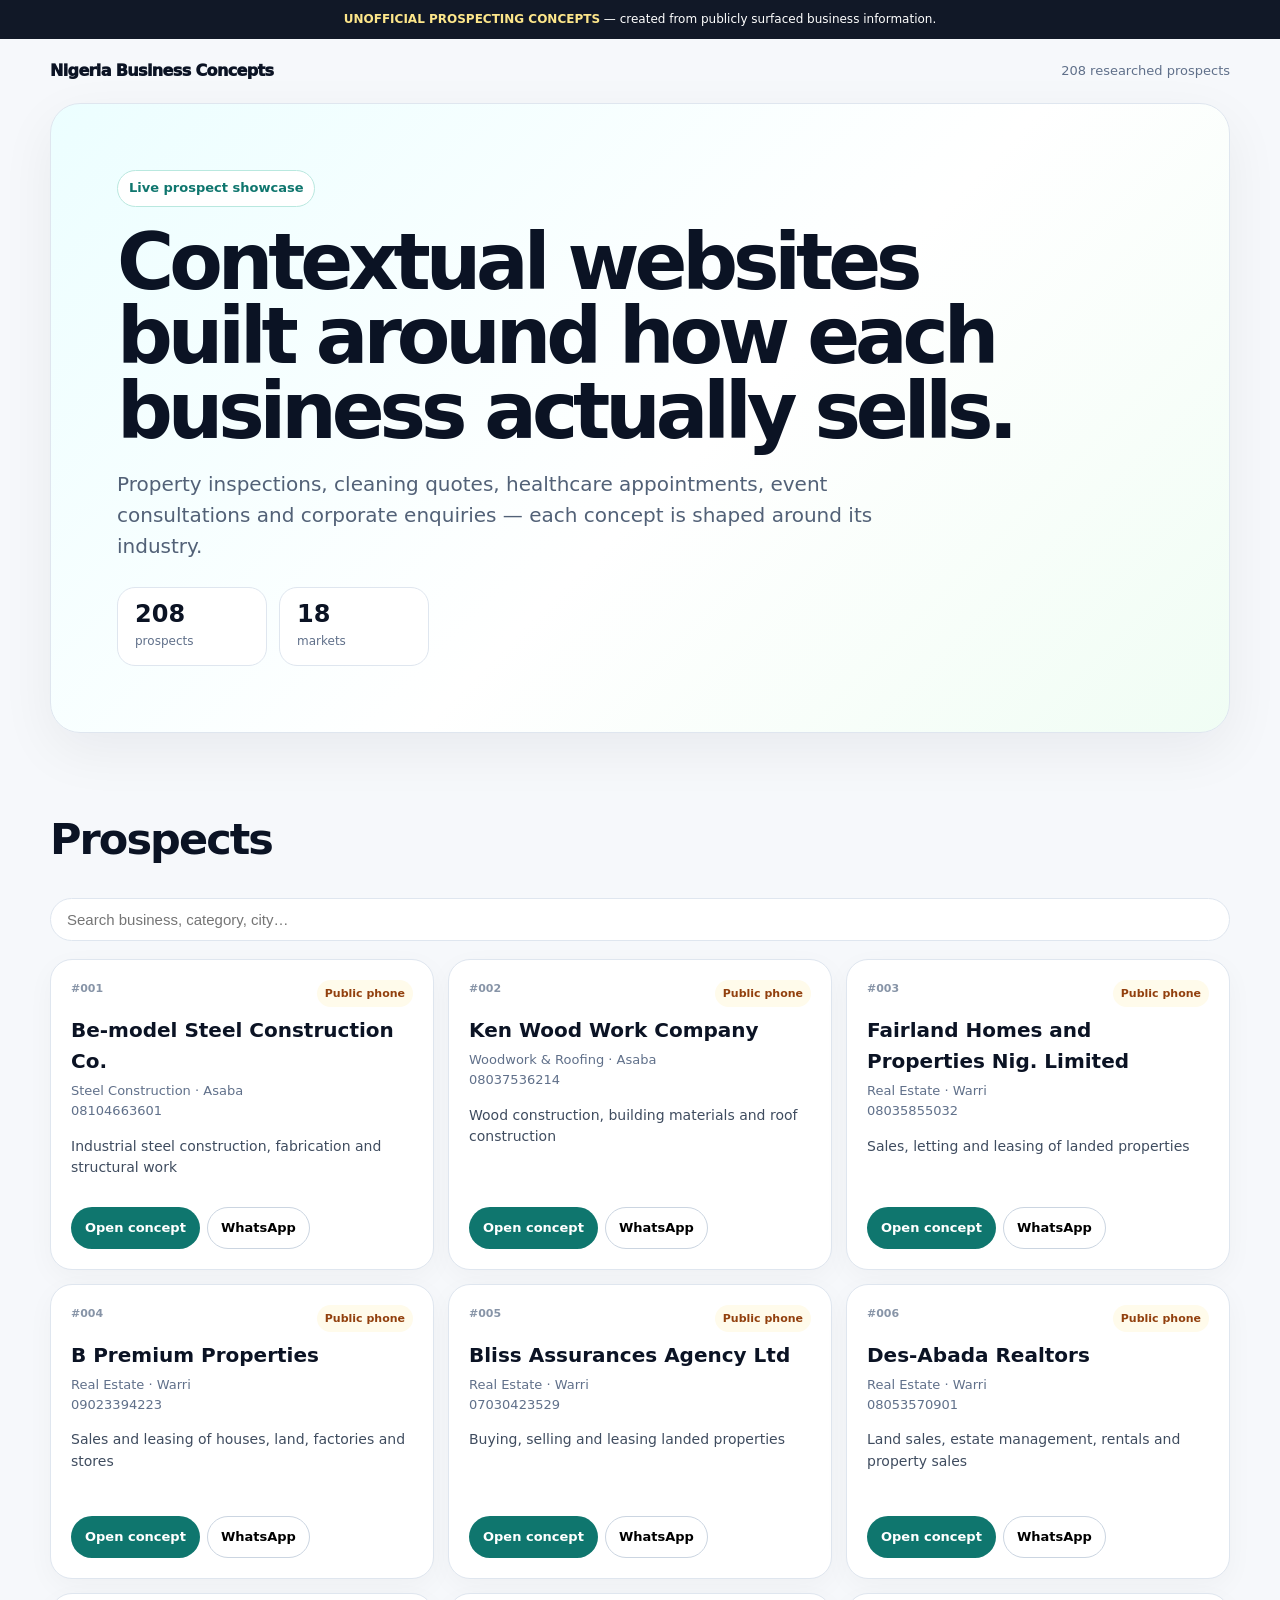
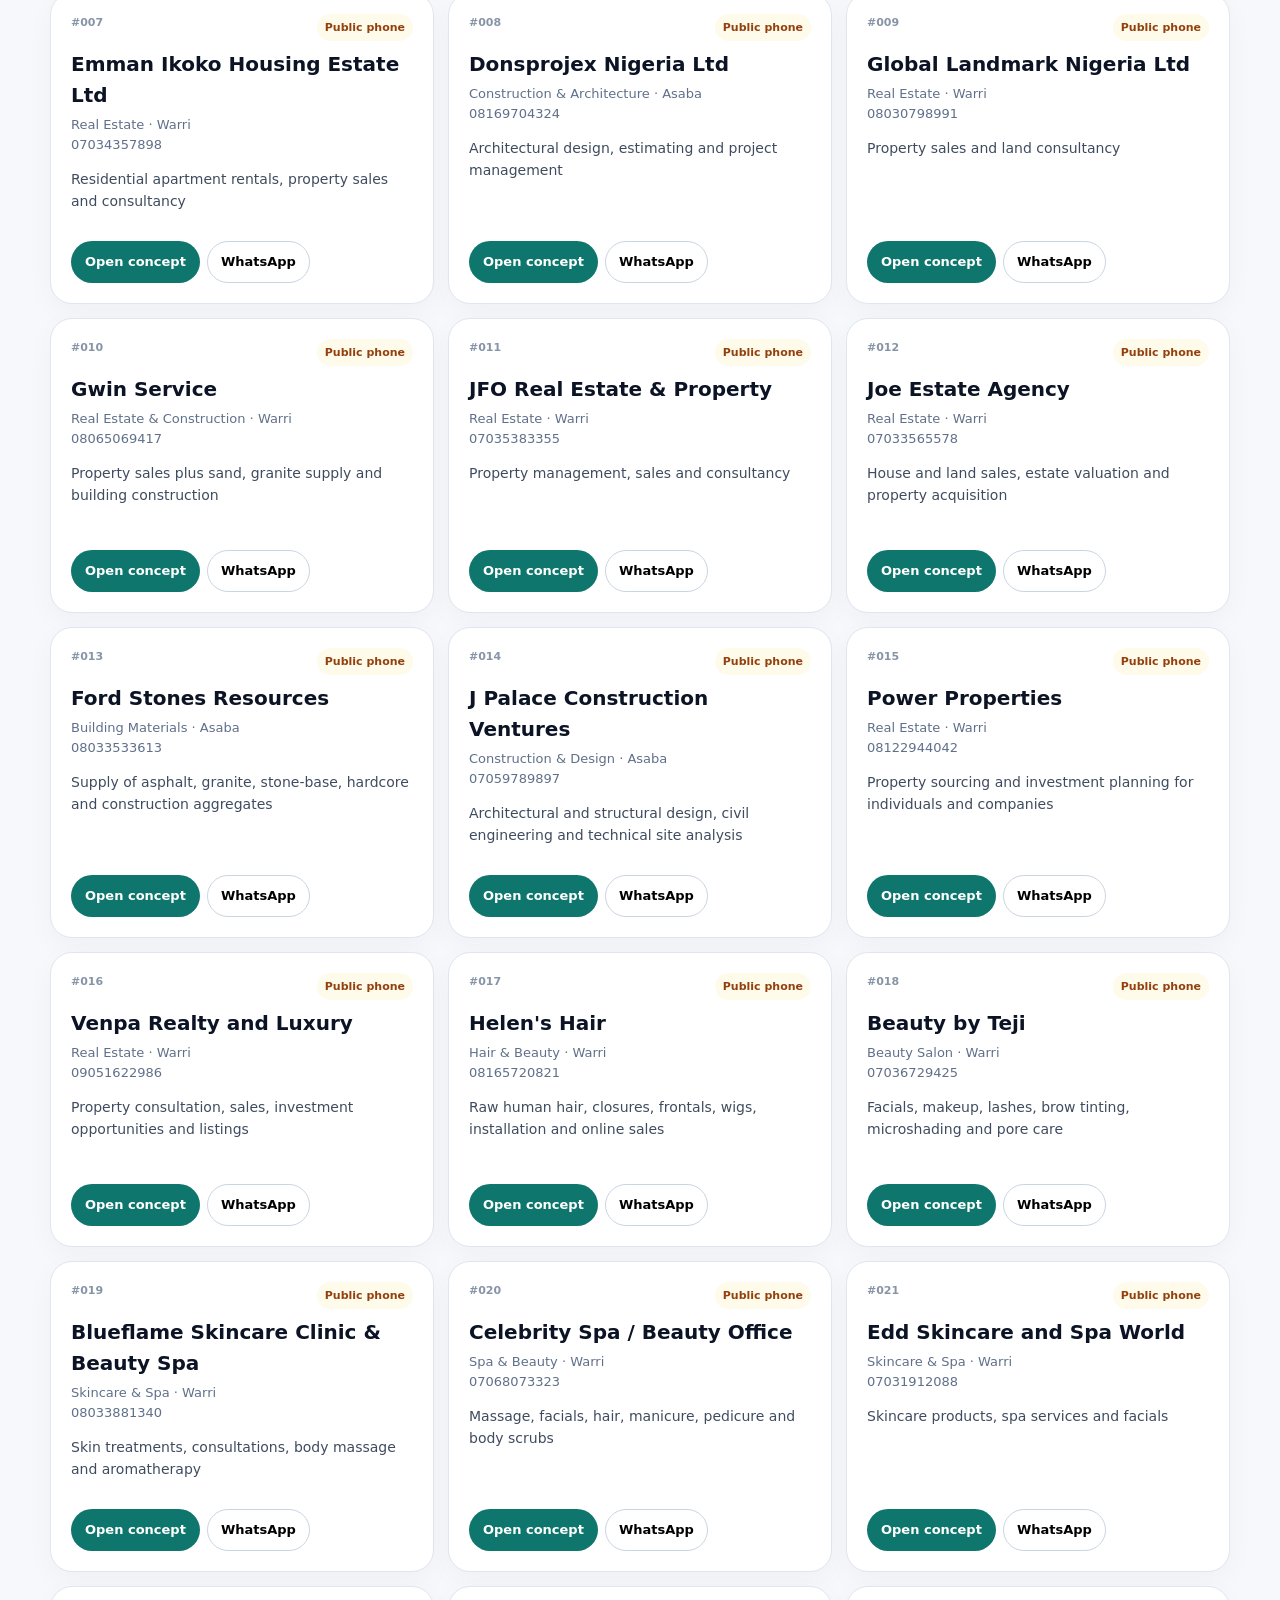
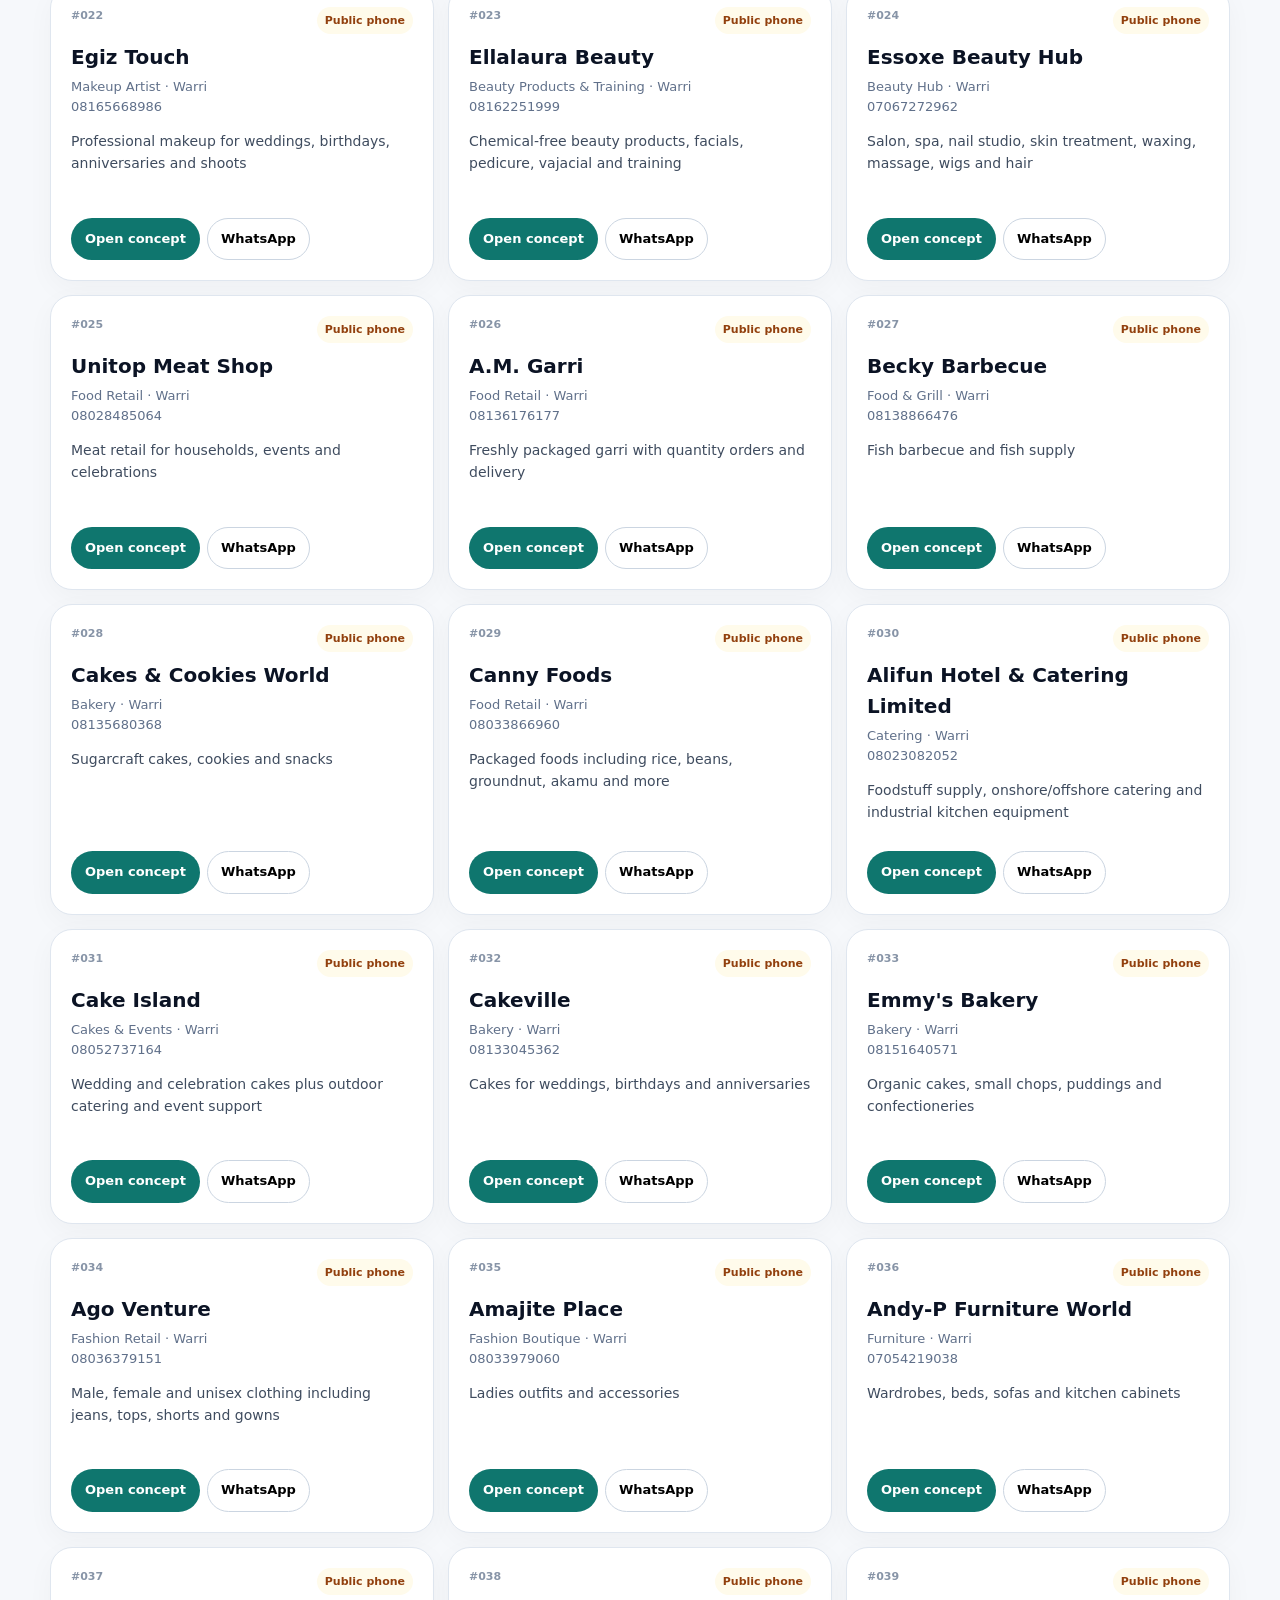
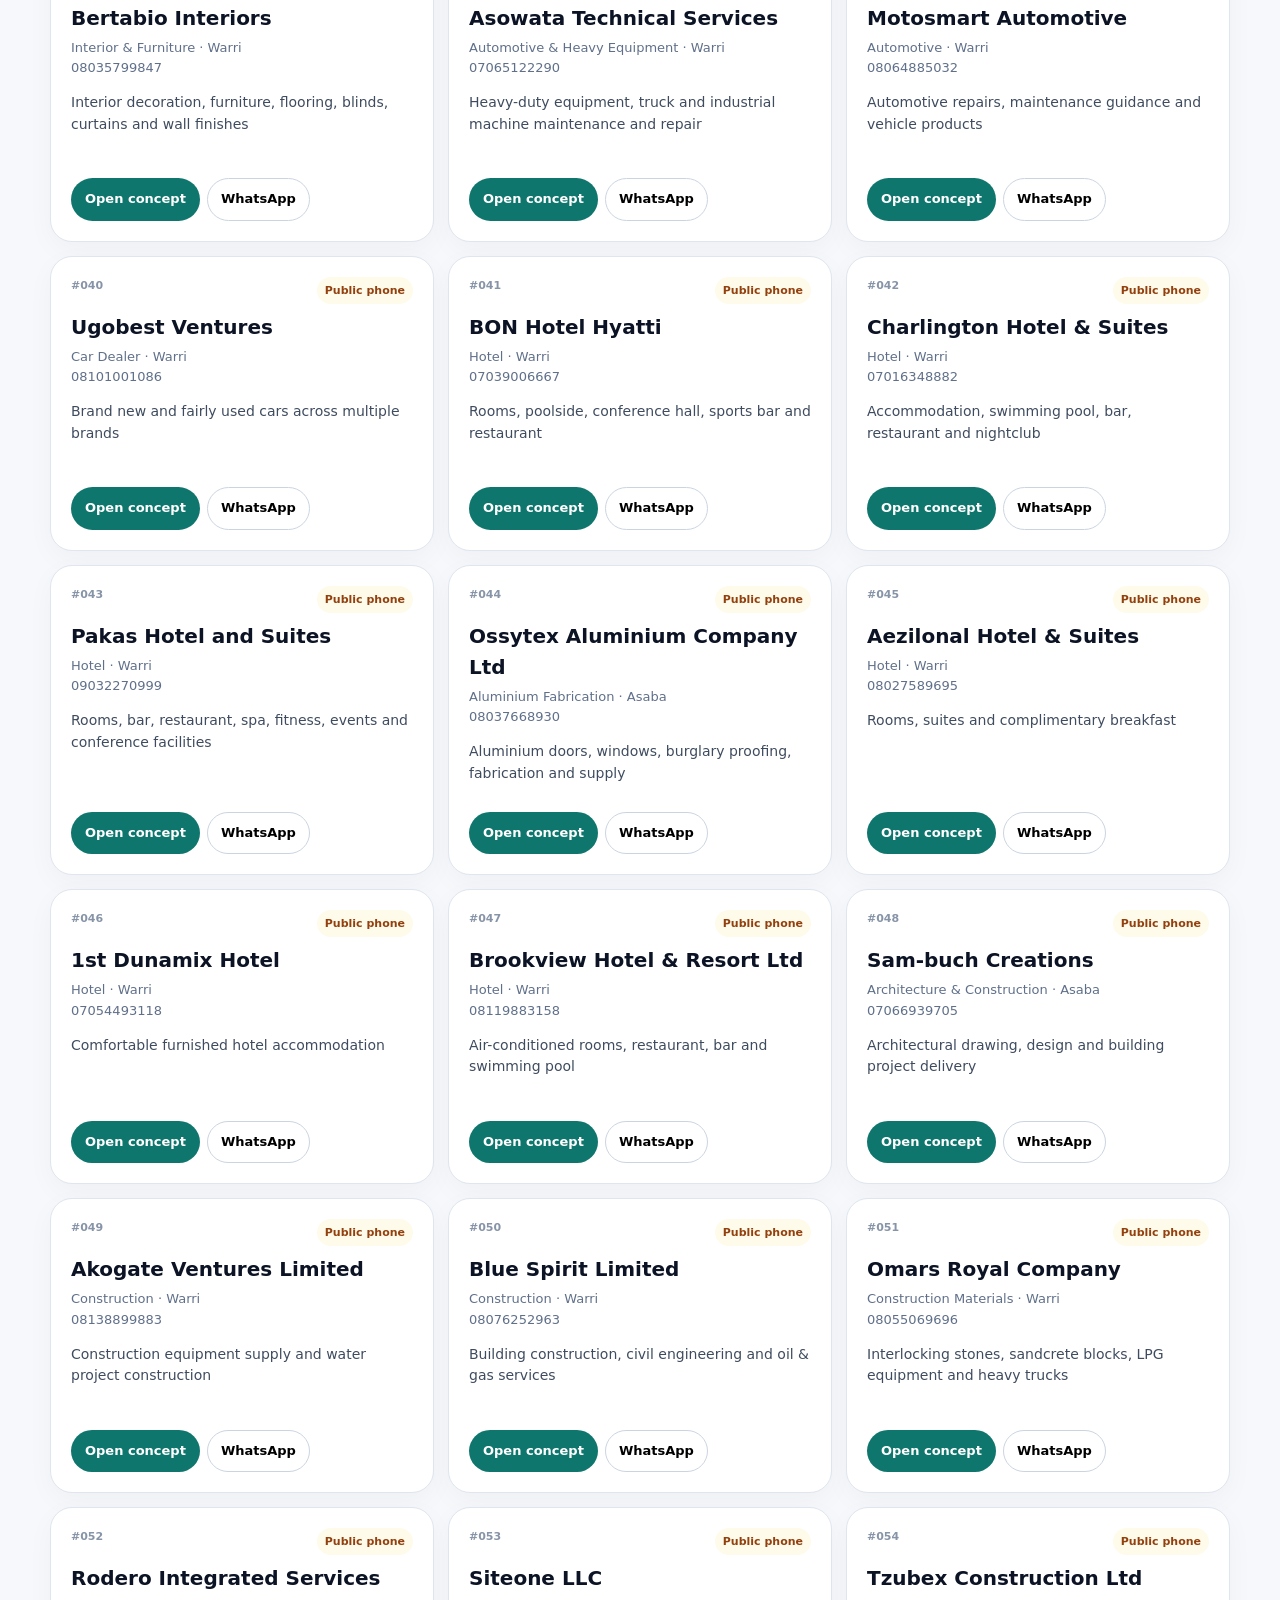
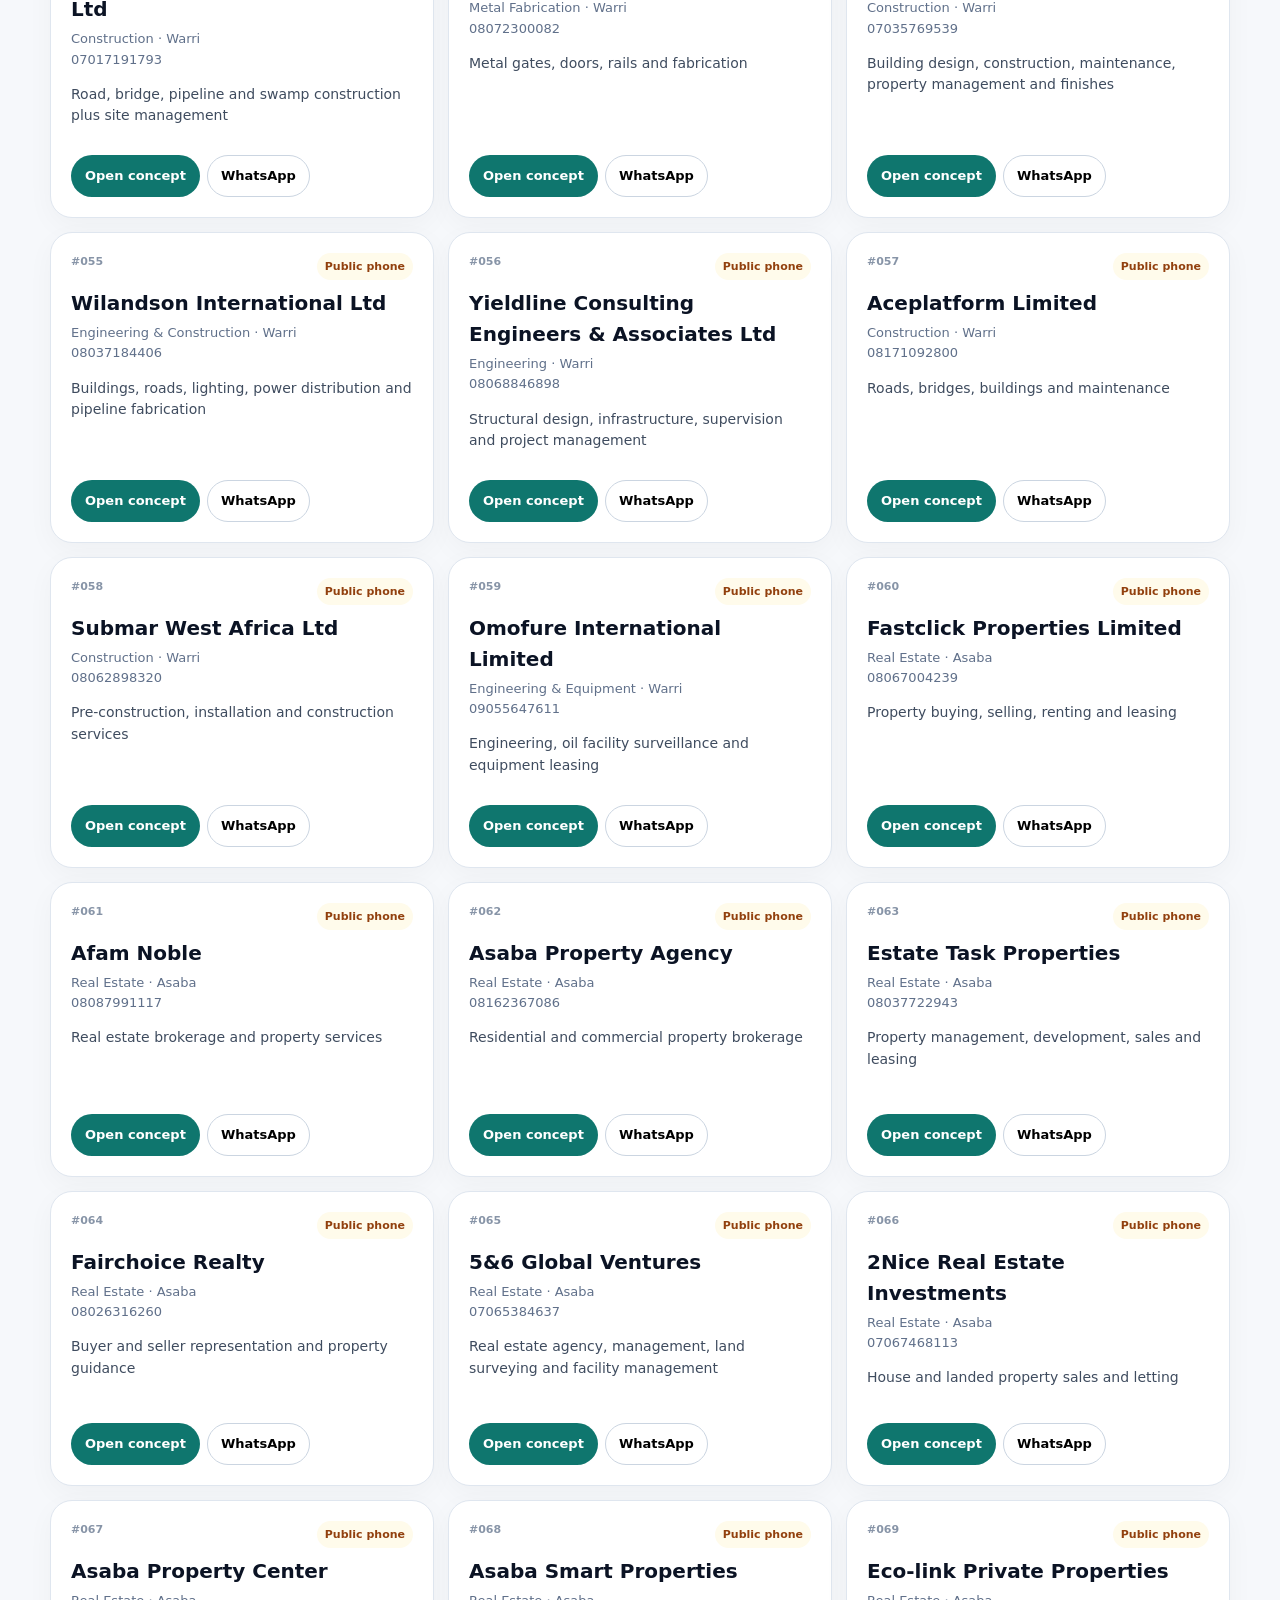
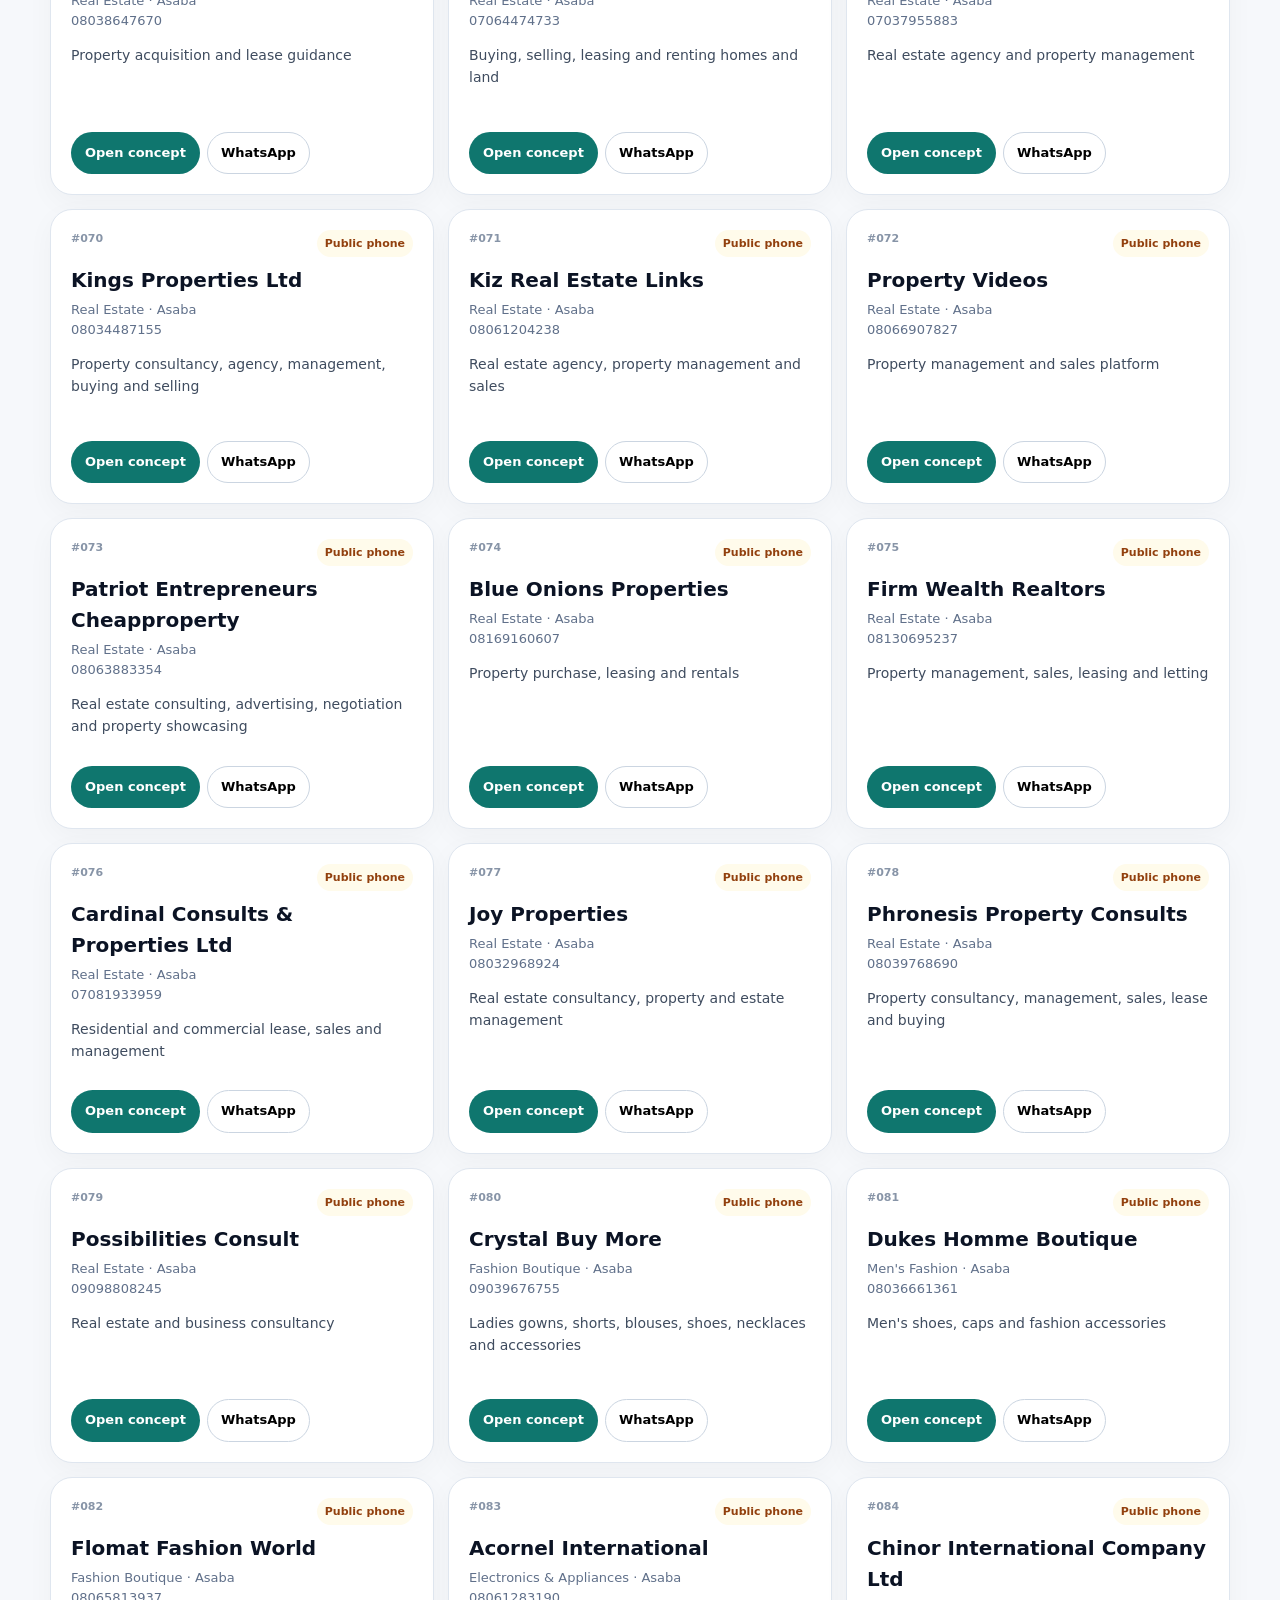
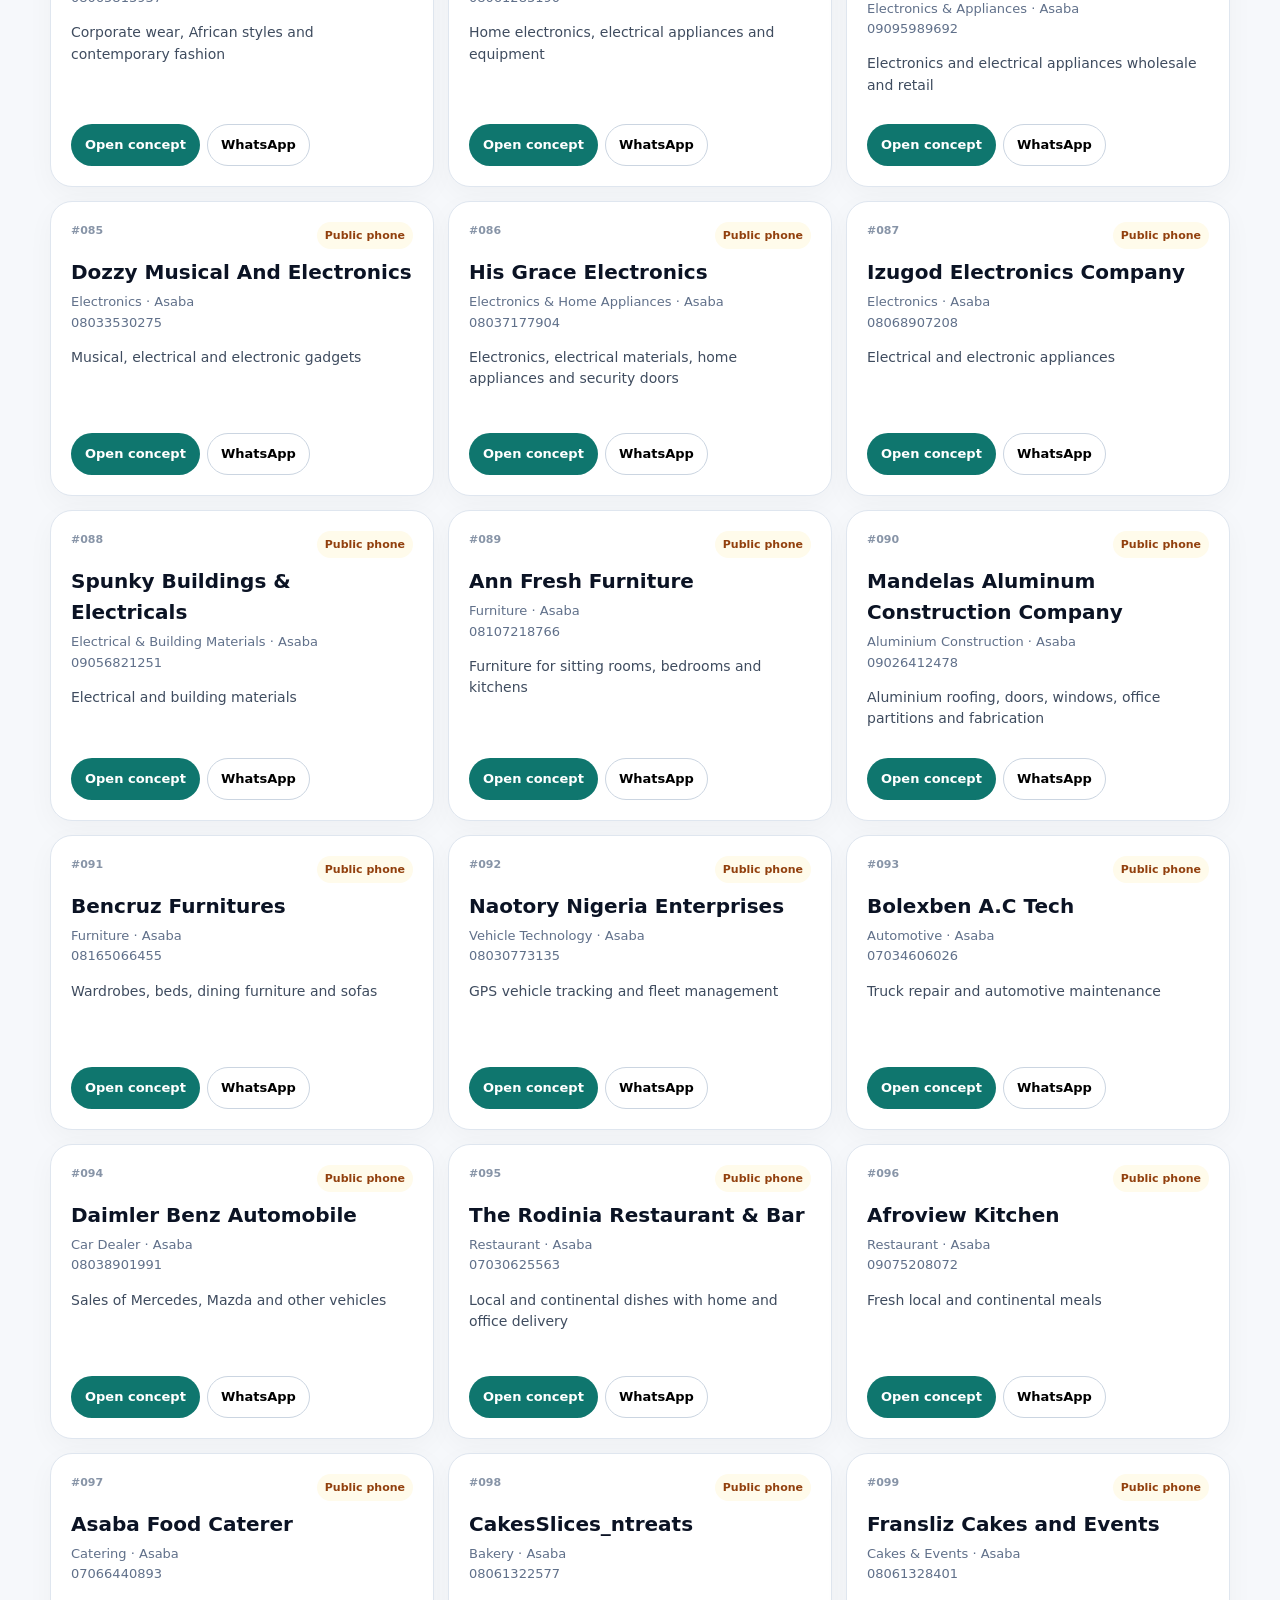
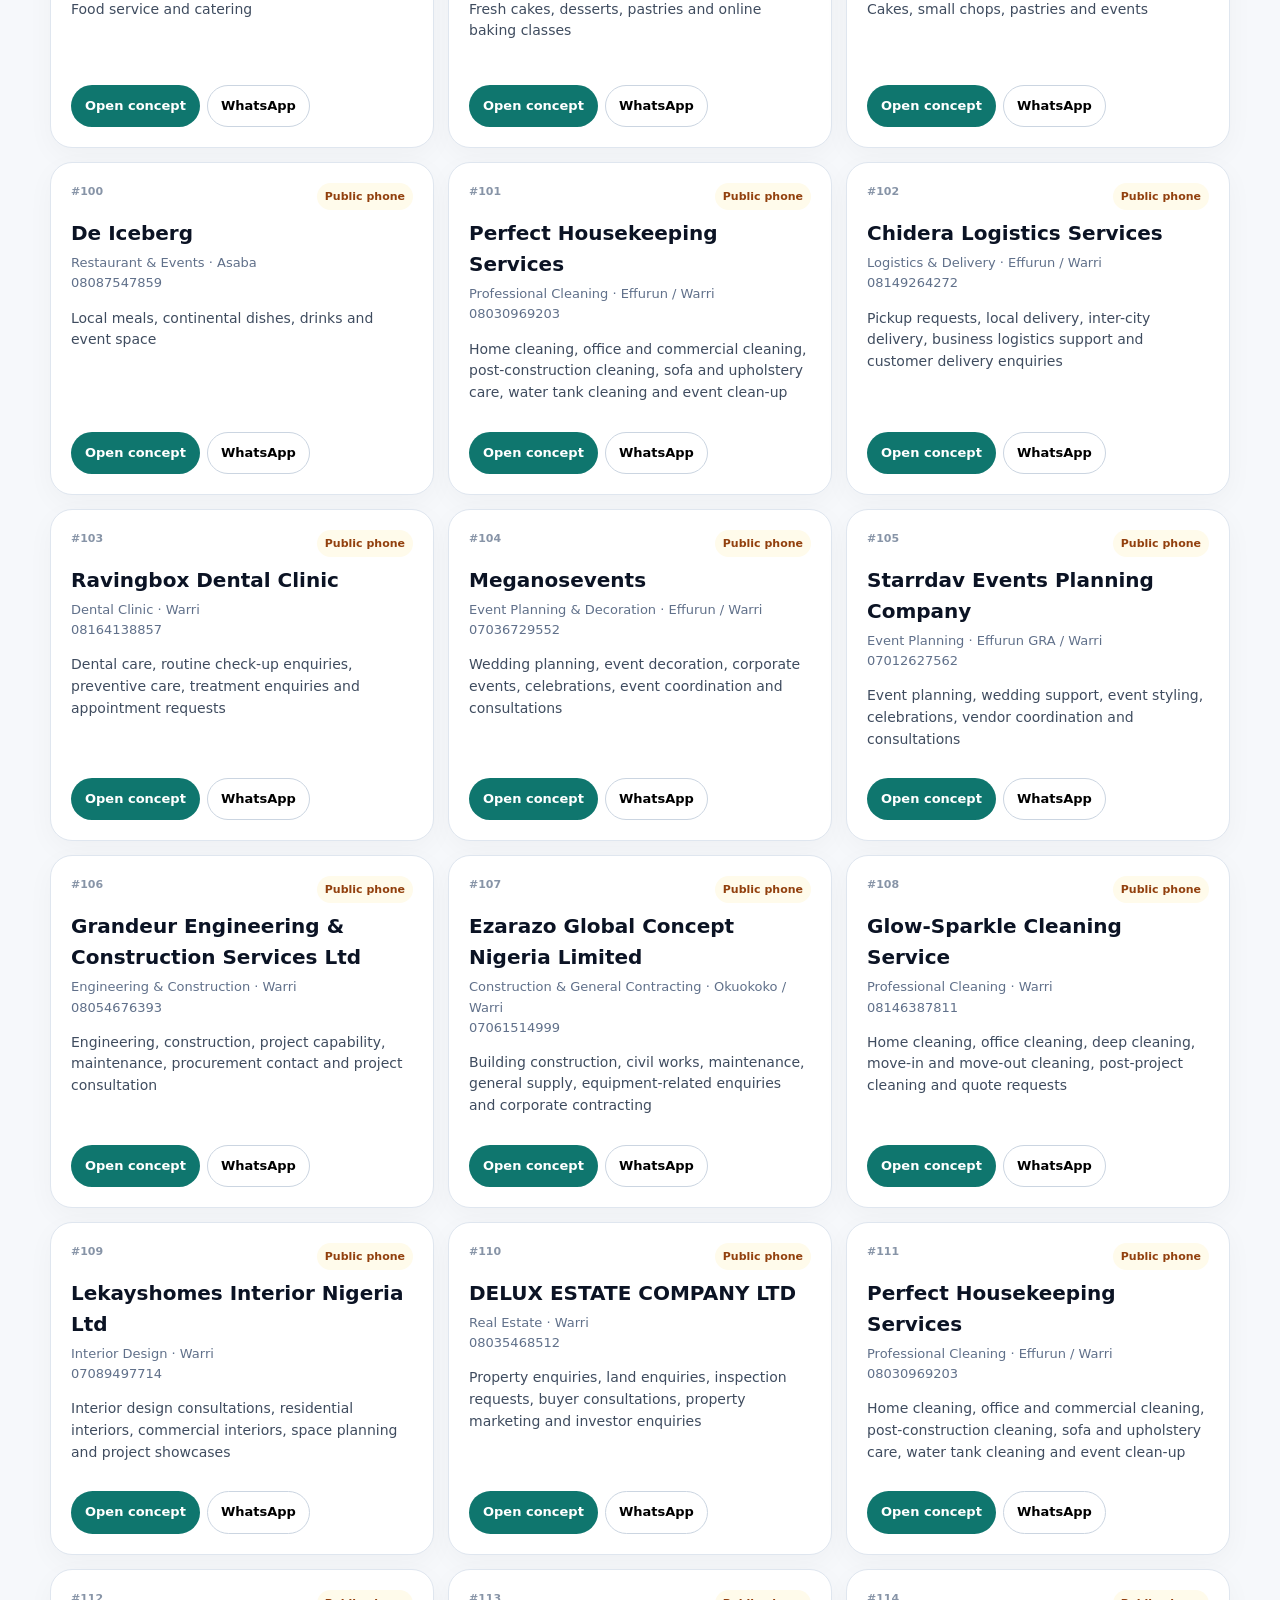
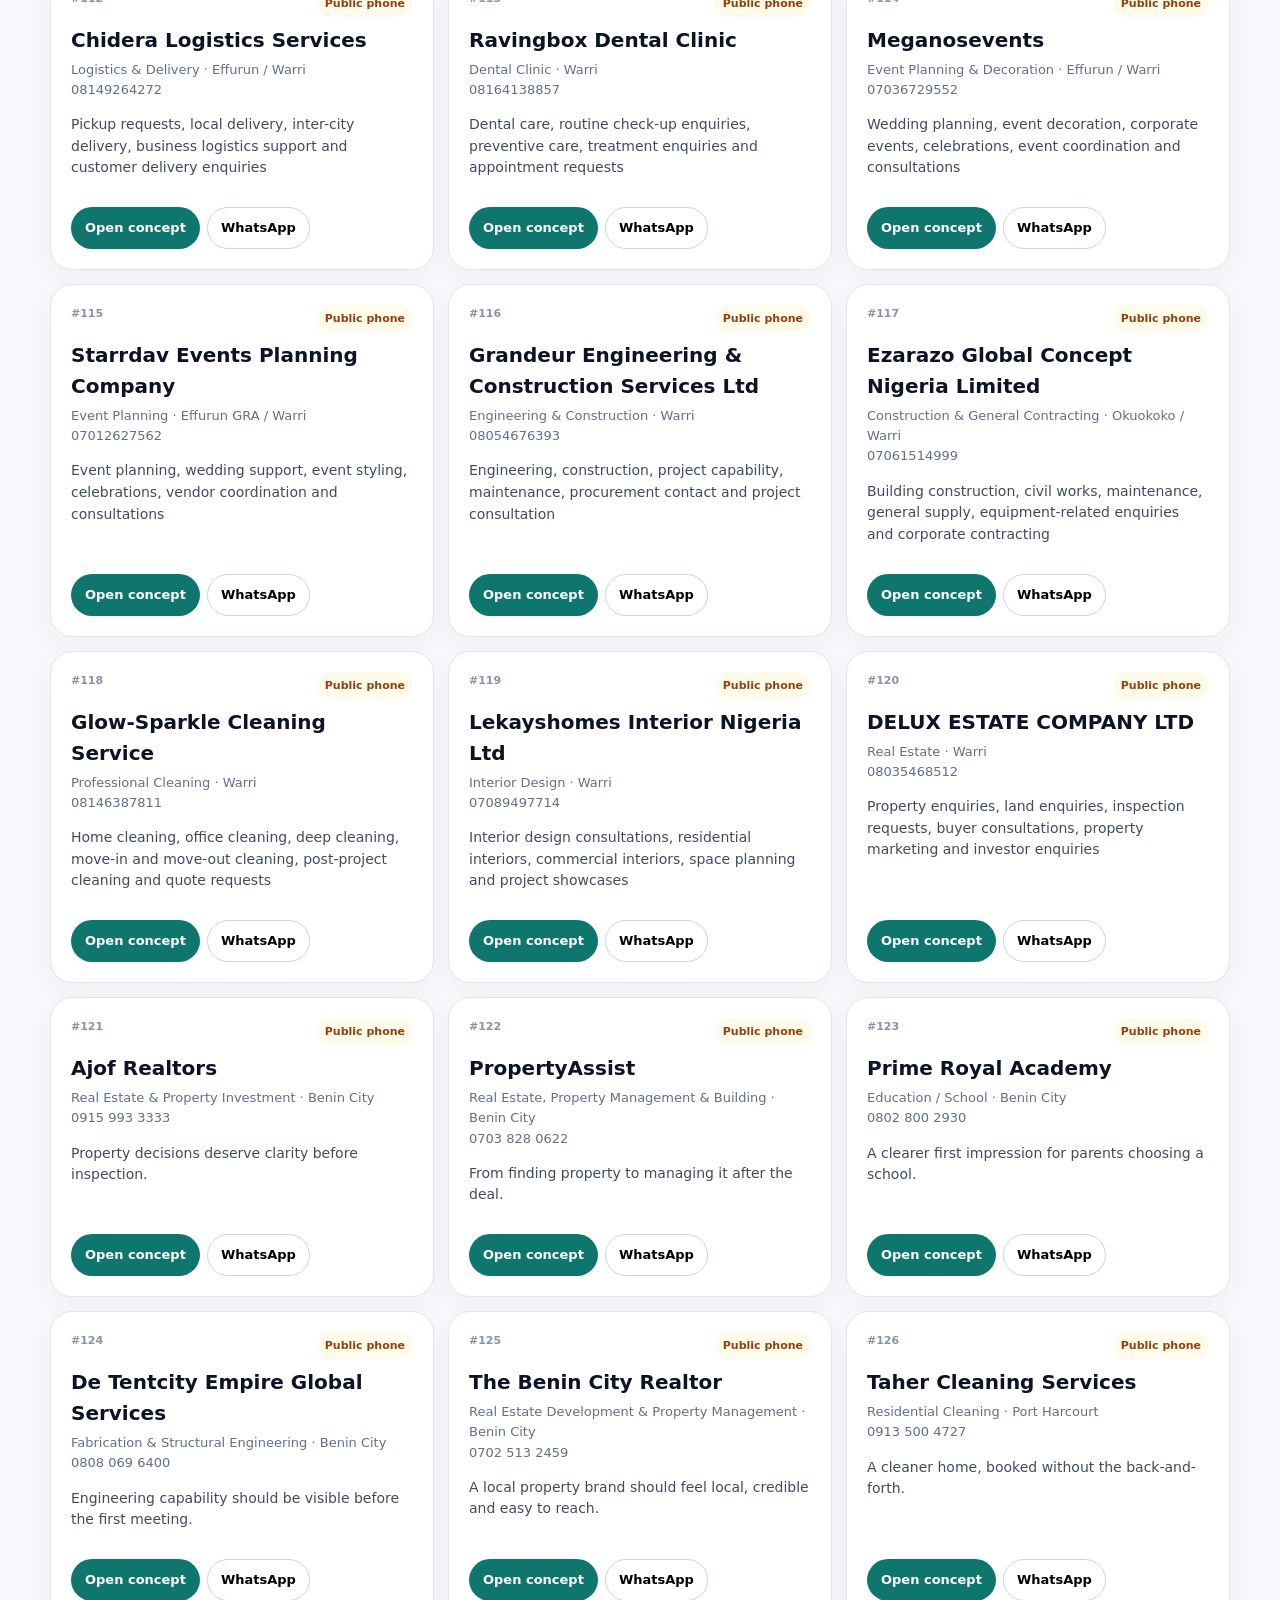
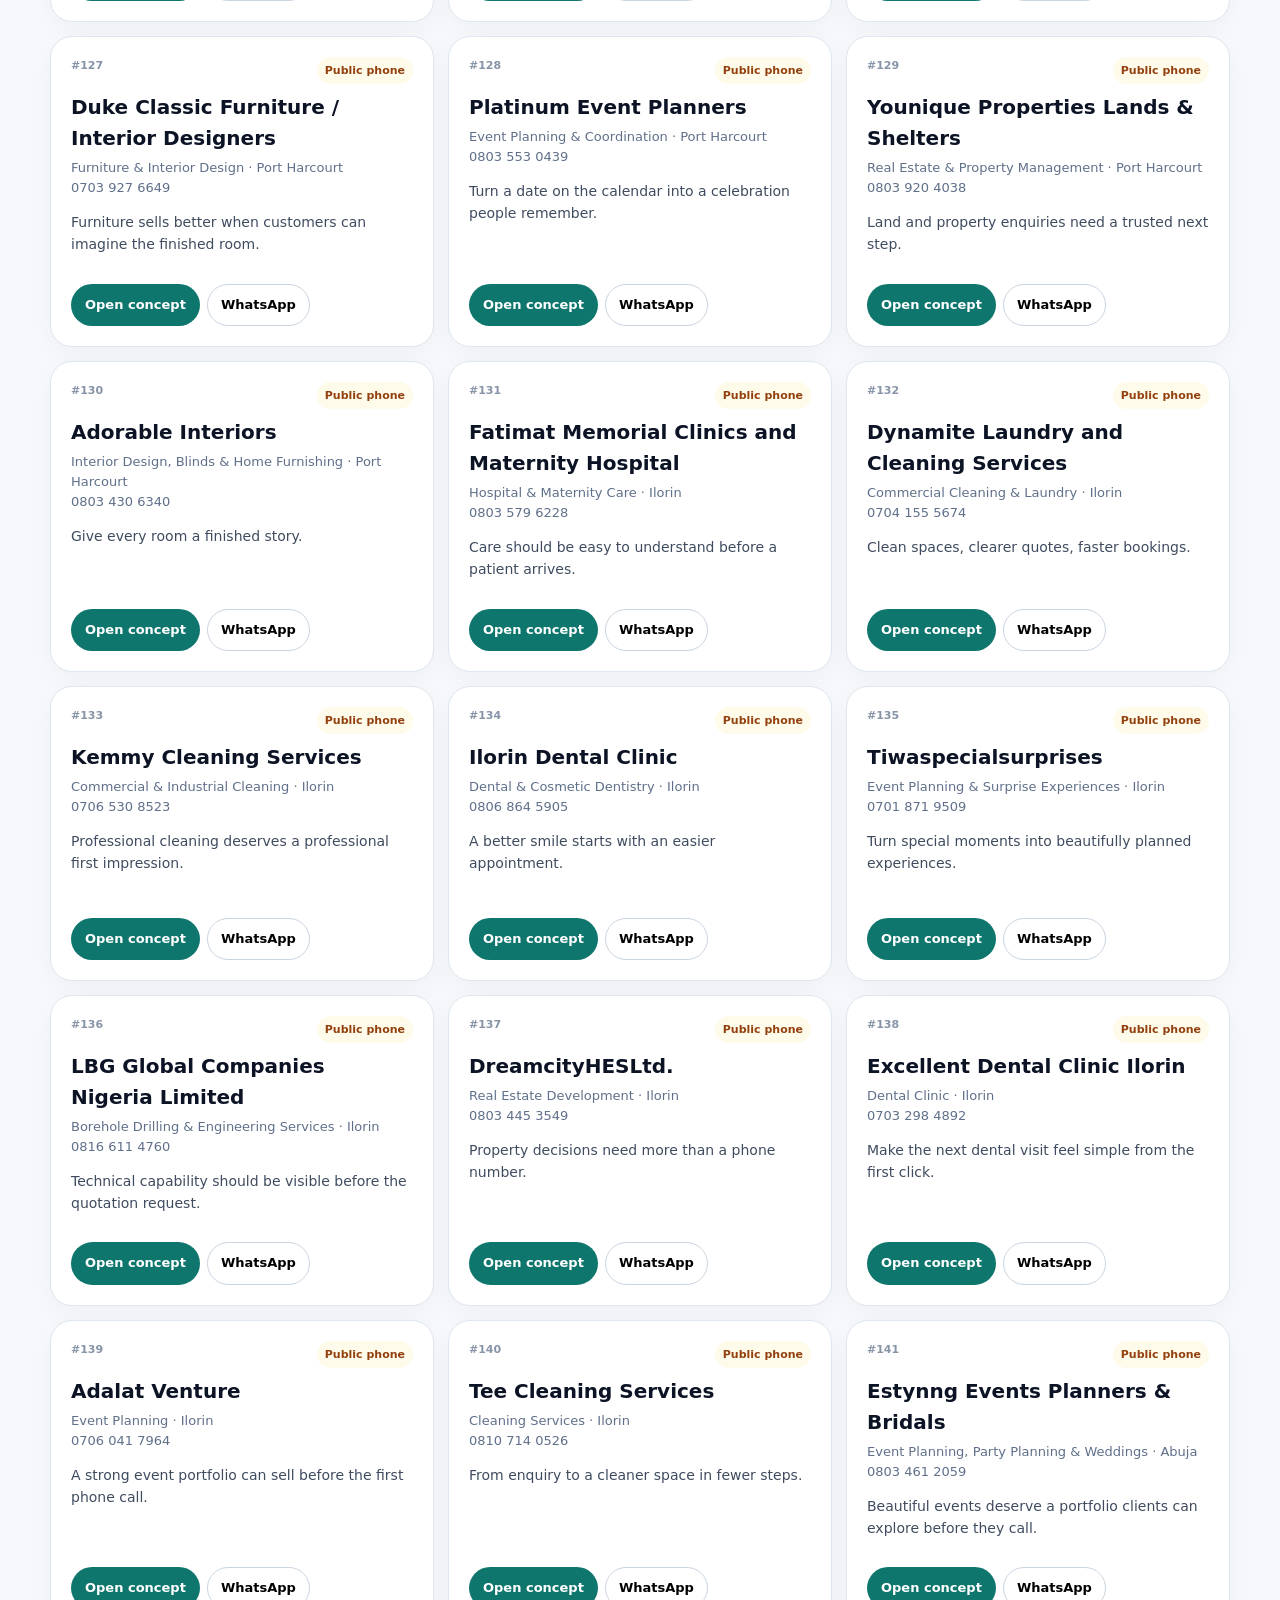
<file: index.html>
<!doctype html><html lang="en"><head><meta charset="utf-8"><meta name="viewport" content="width=device-width,initial-scale=1"><meta name="robots" content="noindex,nofollow"><meta name="theme-color" content="#0b1324"><title>Nigeria Business Website Concepts</title><link rel="stylesheet" href="/styles100.css"></head><body><div id="app"></div><script src="/p1.js"></script><script src="/p2.js"></script><script src="/p3.js"></script><script src="/p4.js"></script><script src="/p5.js"></script><script src="/p6.js"></script><script src="/p7.js"></script><script src="/p8.js"></script><script src="/p9.js"></script><script src="/p10.js"></script><script src="/p11.js"></script><script src="/p12.js"></script><script src="/app111.js"></script><script src="/append8.js"></script><script src="/append9.js"></script><script src="/append10.js"></script><script src="/append11.js"></script><script src="/append12.js"></script></body></html>
</file>
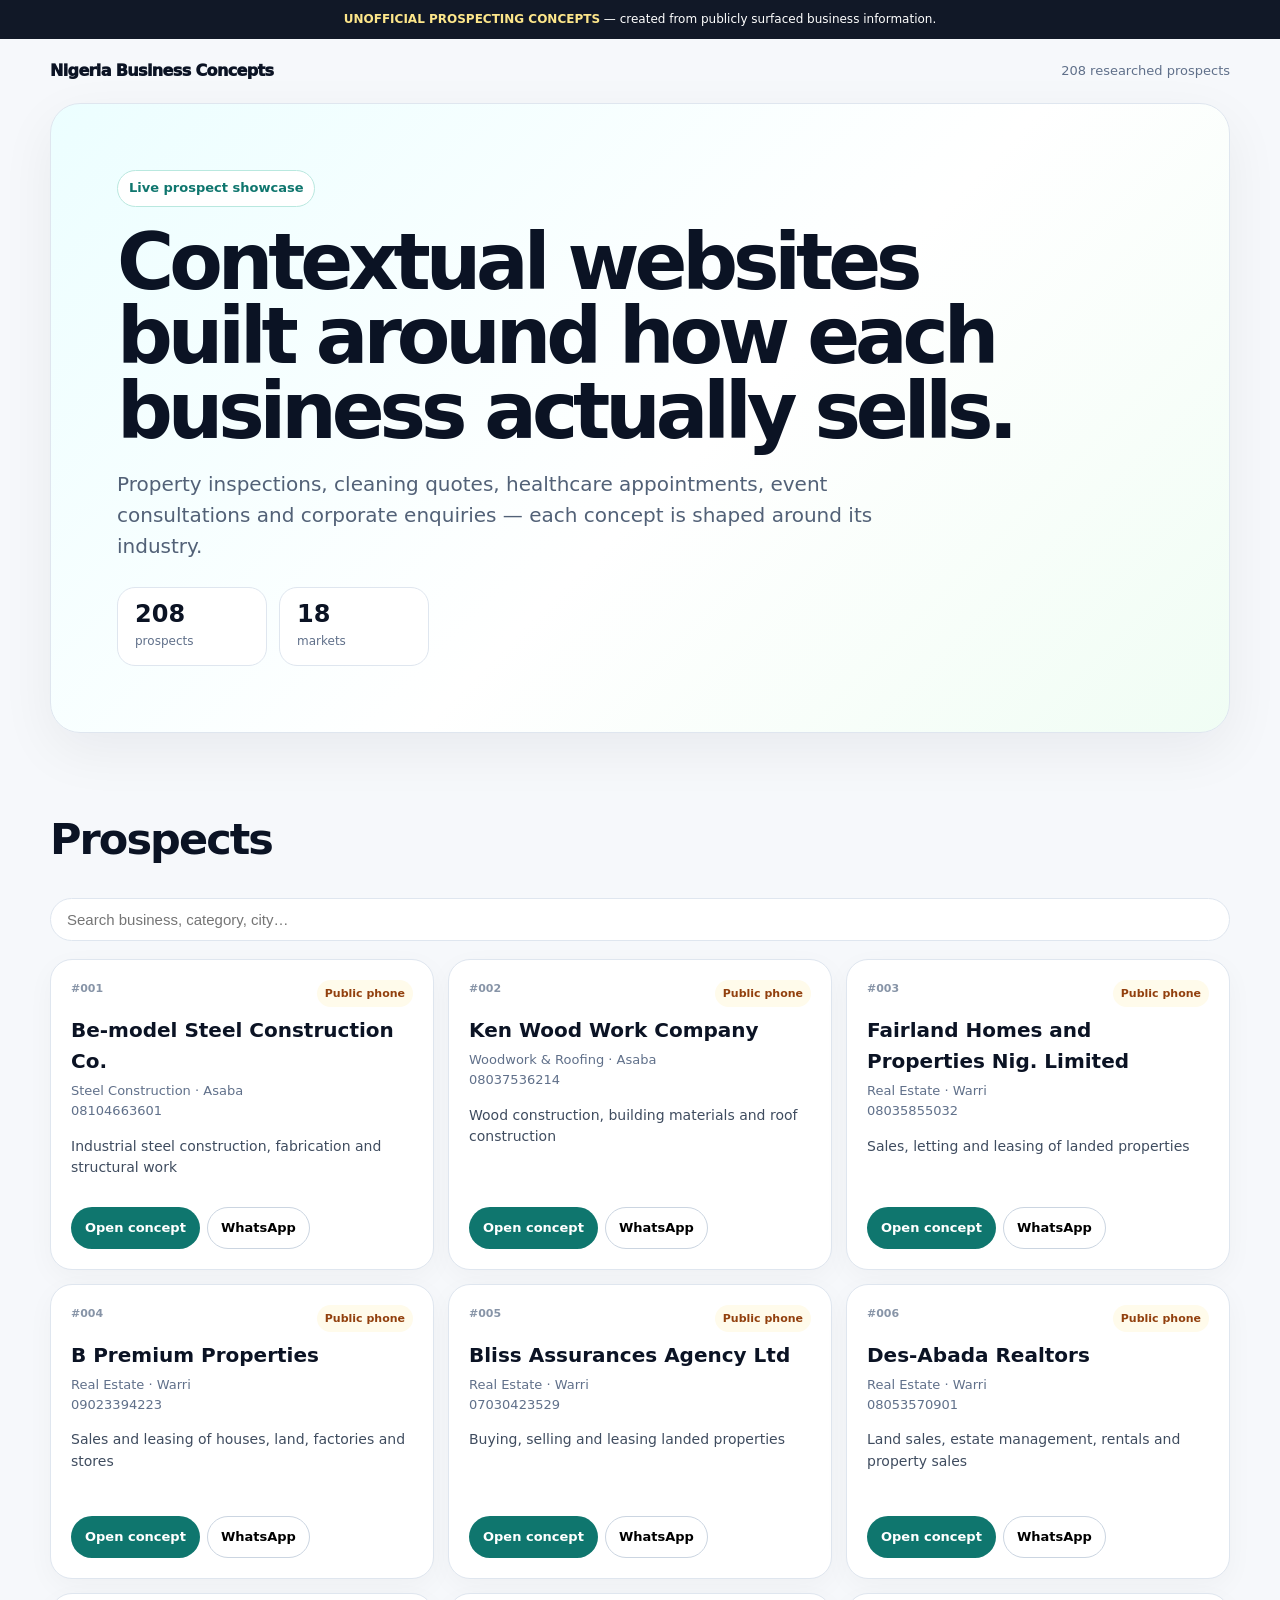
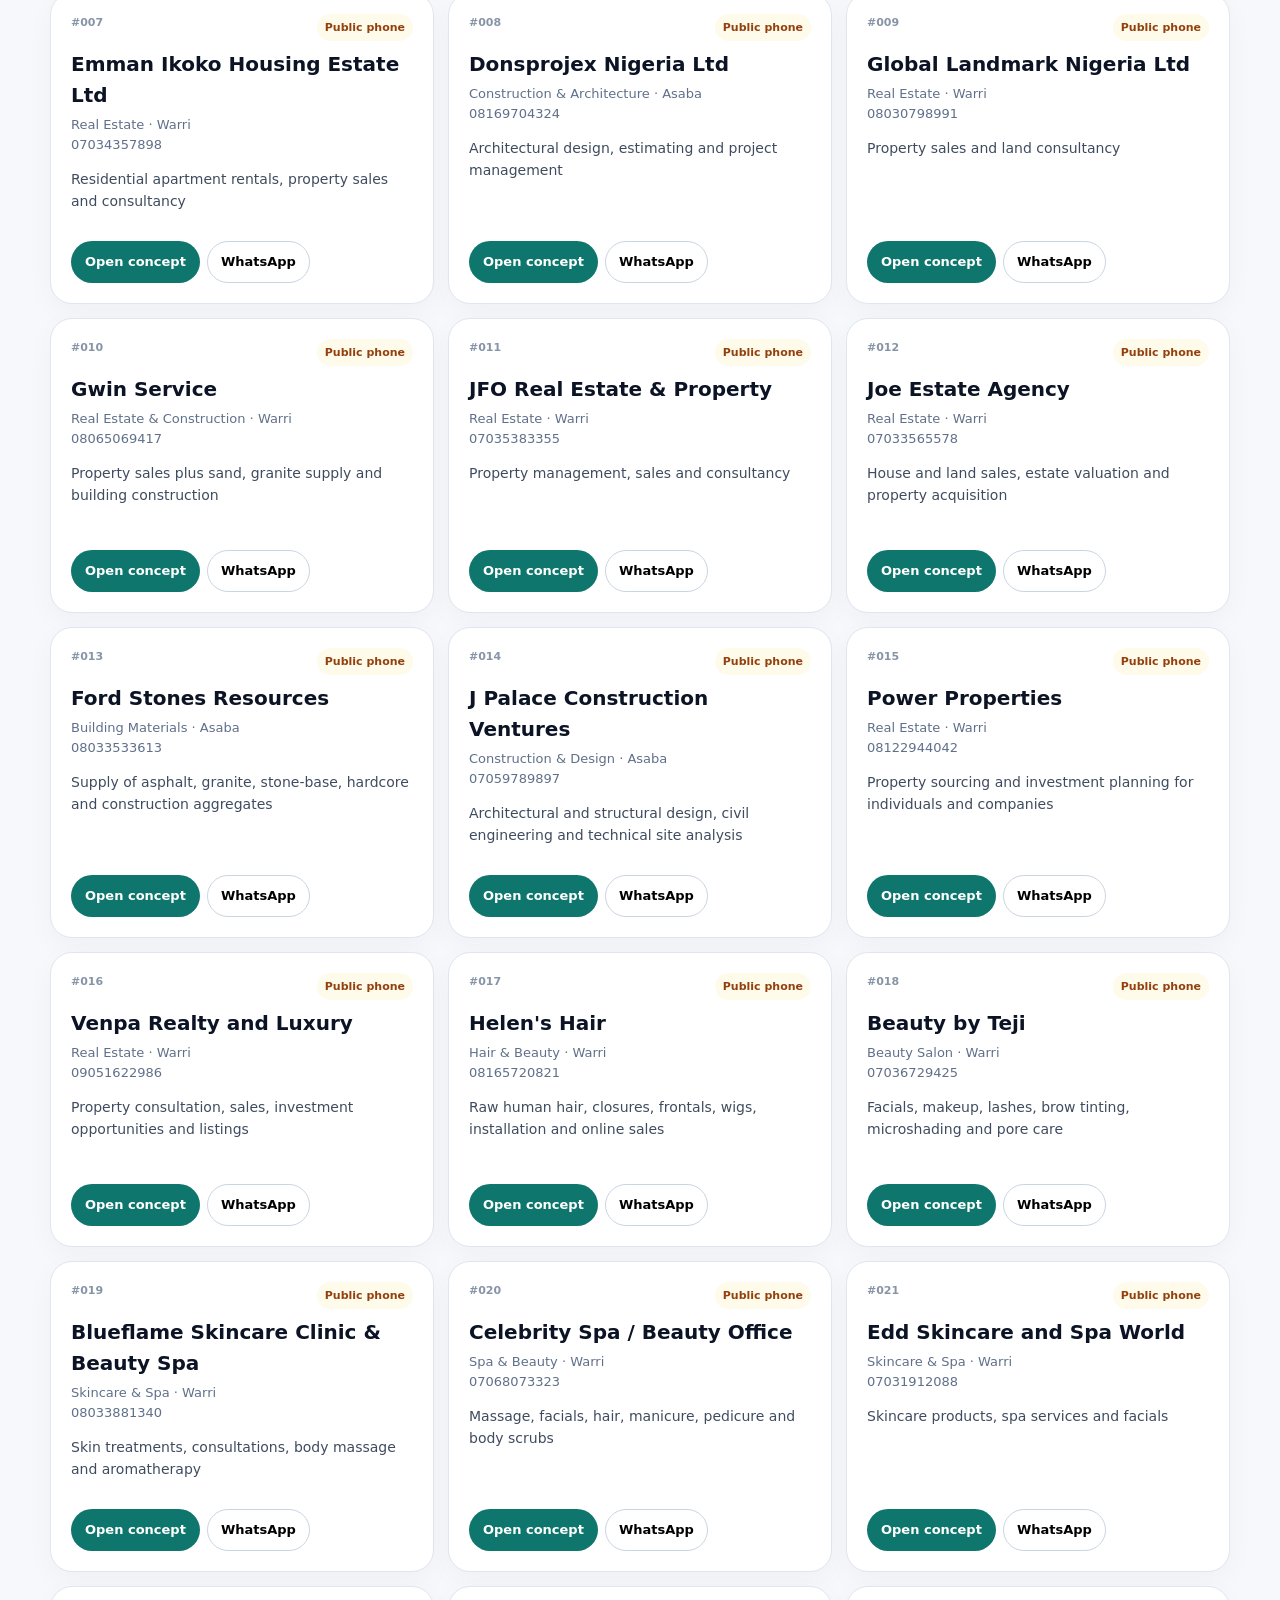
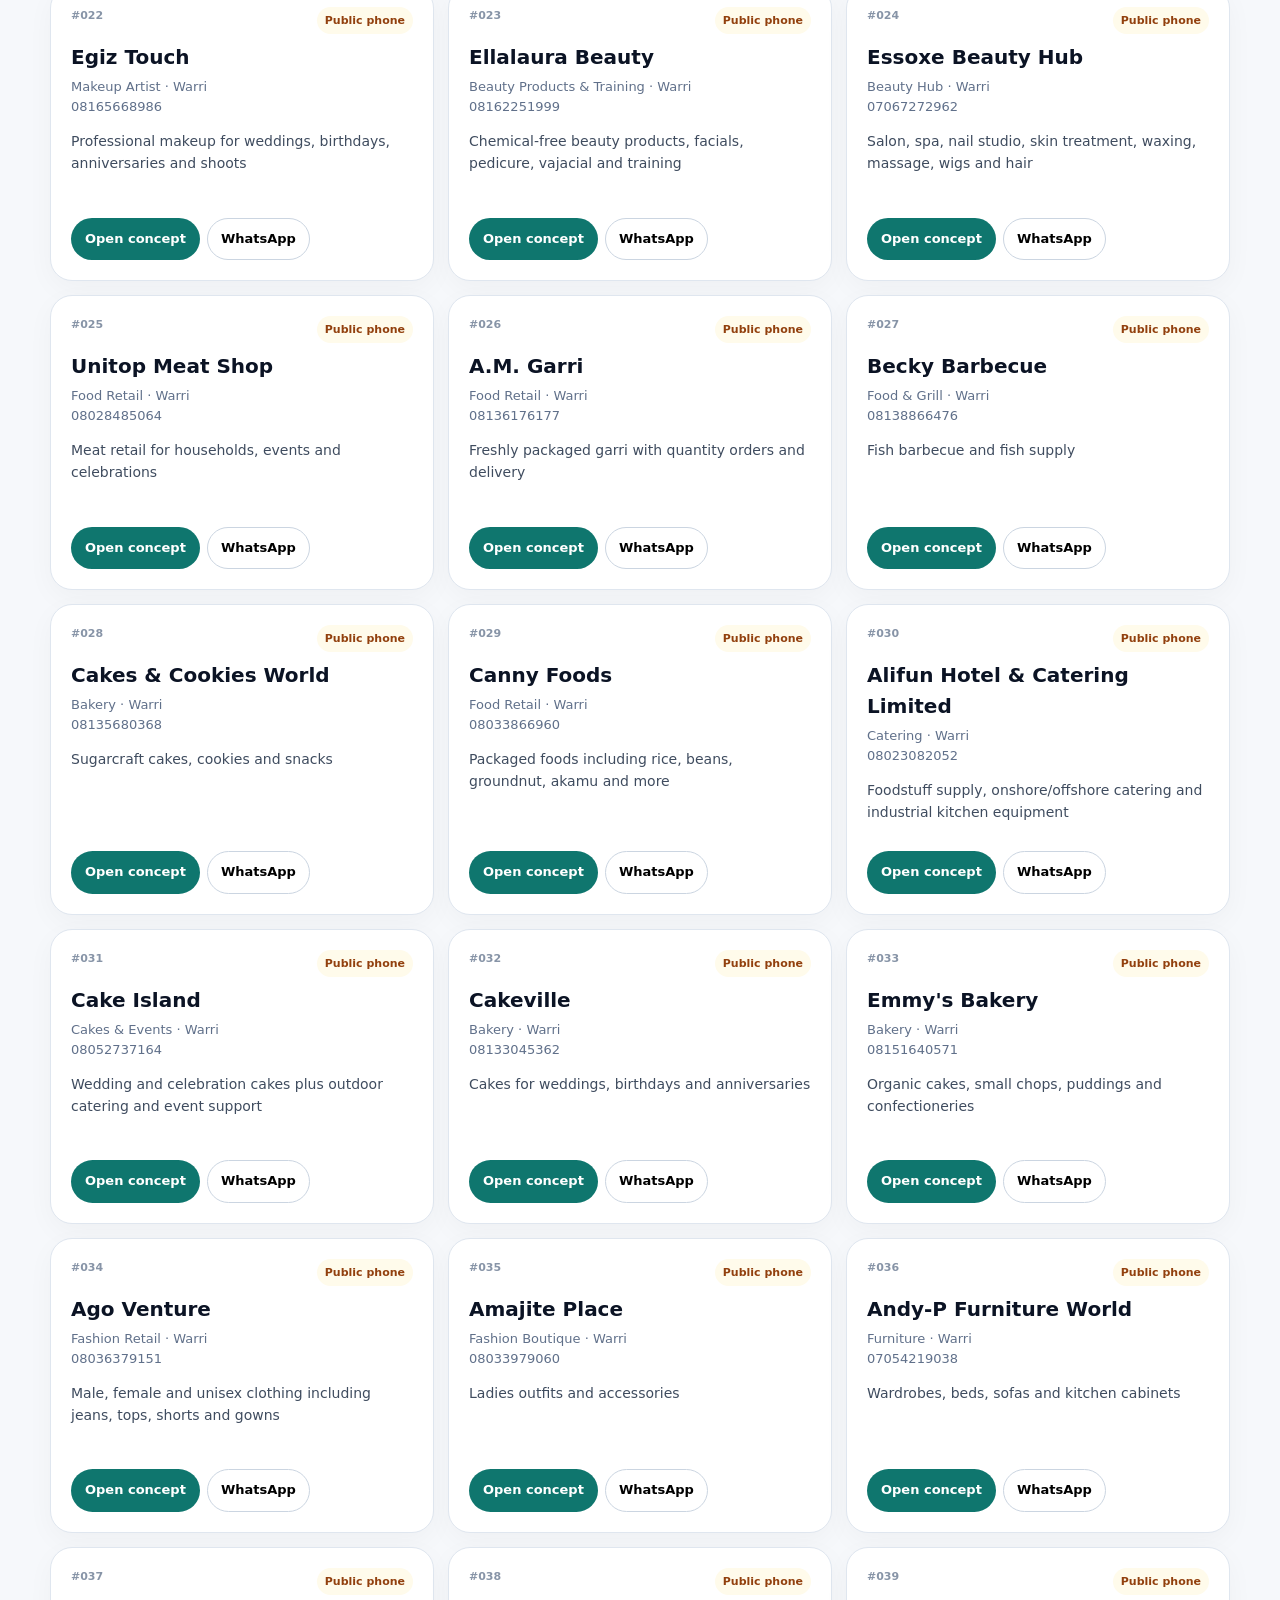
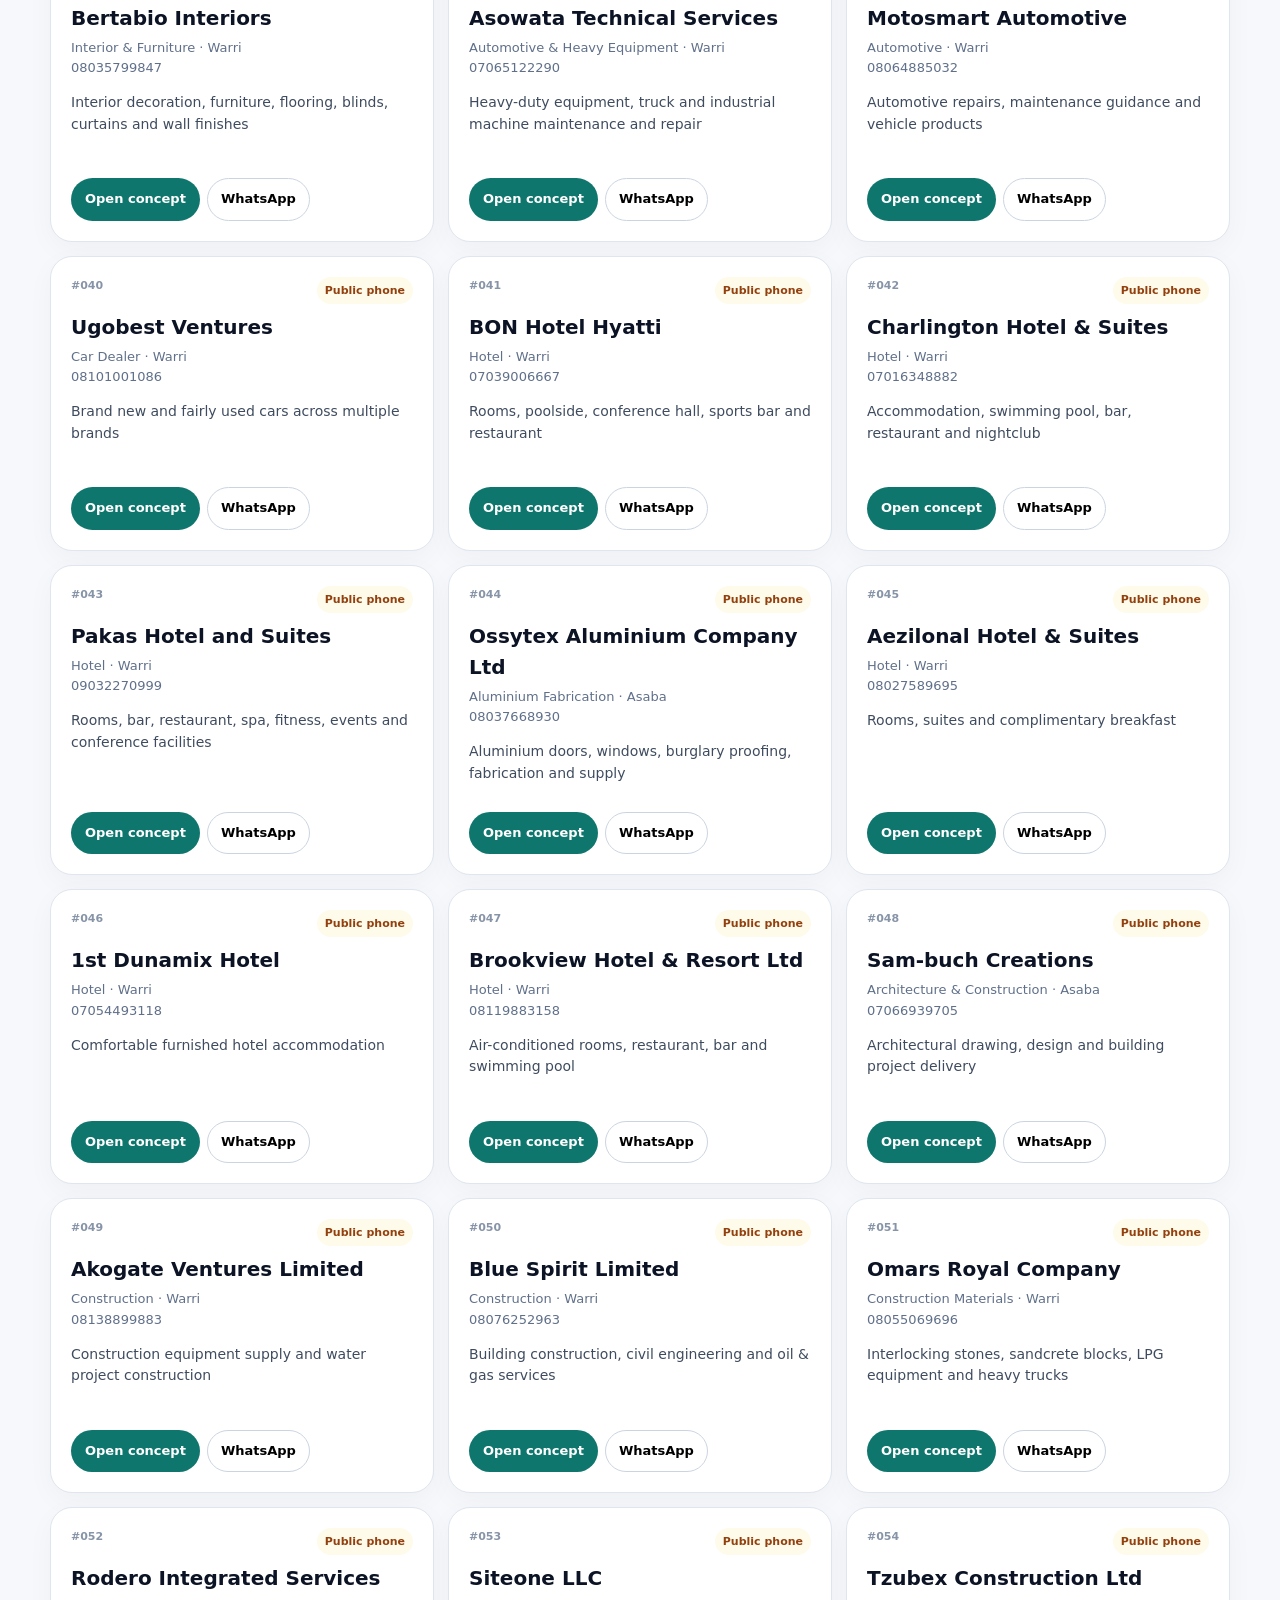
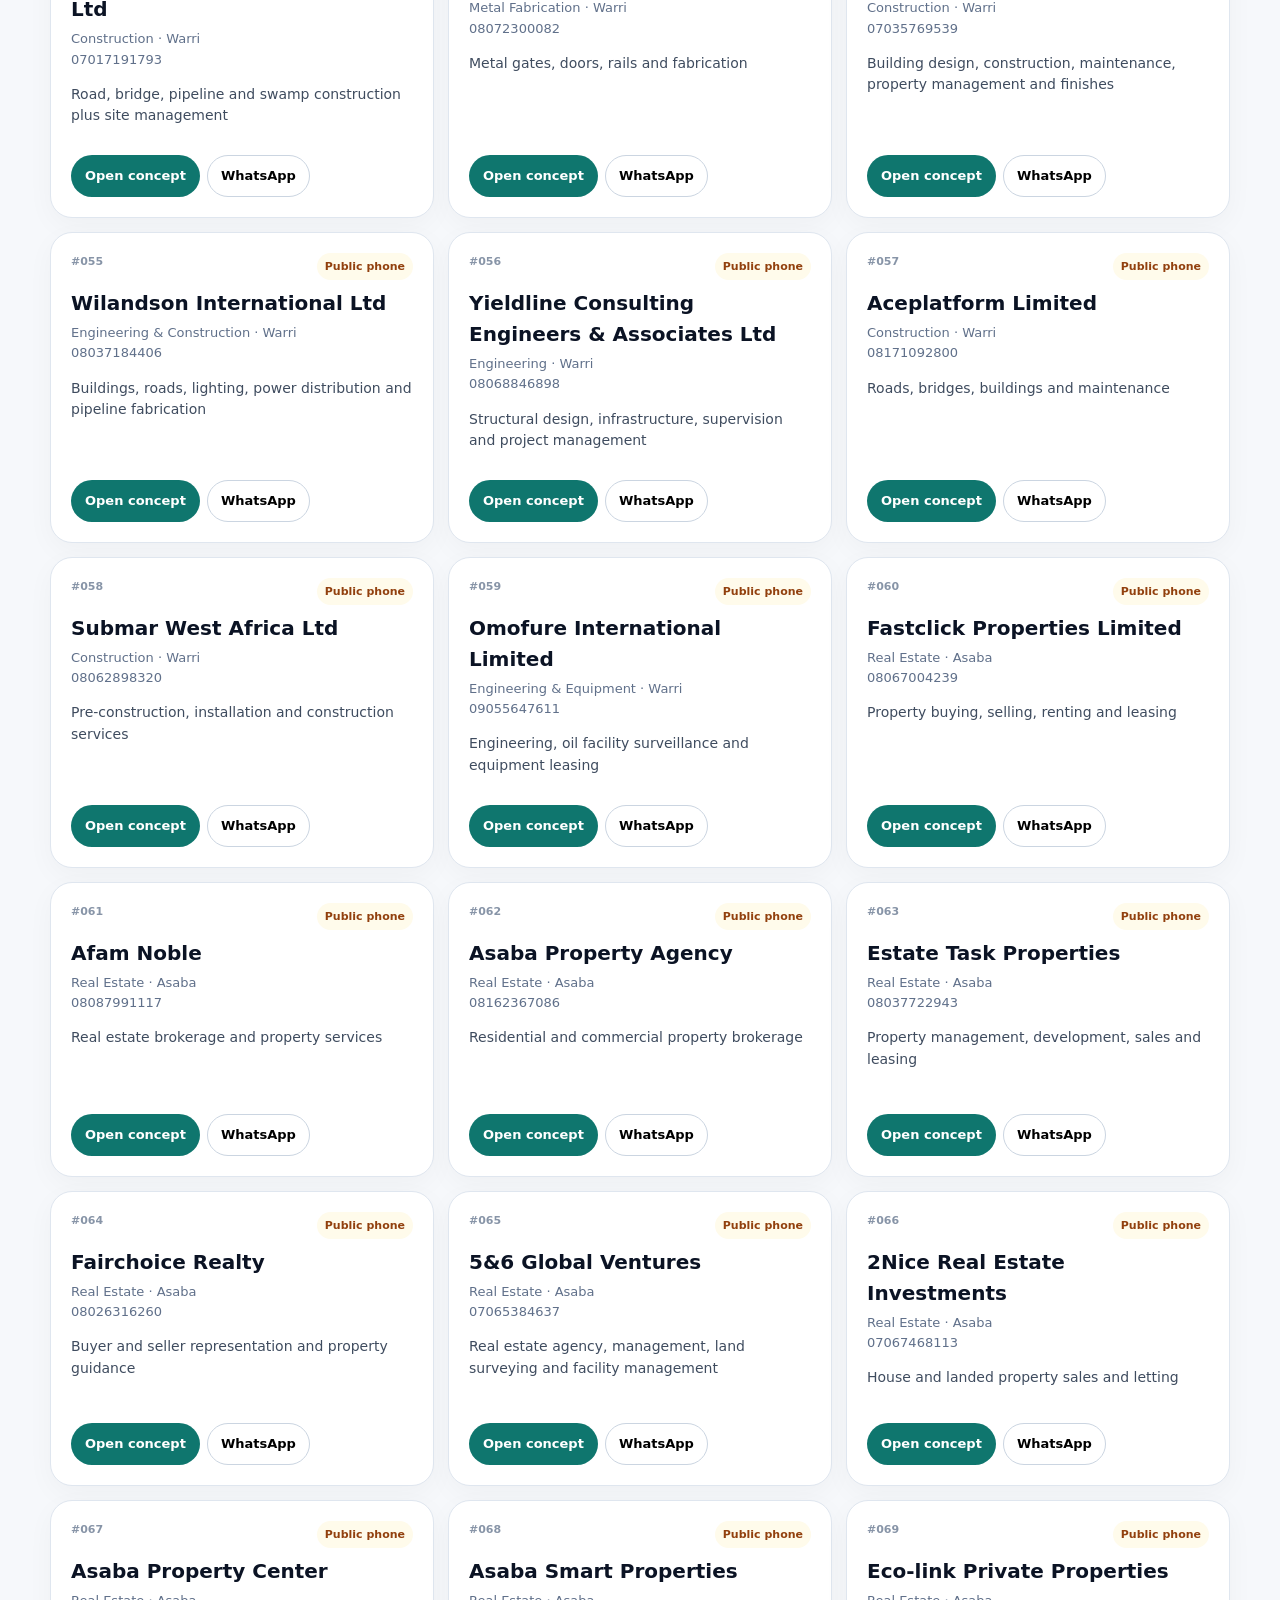
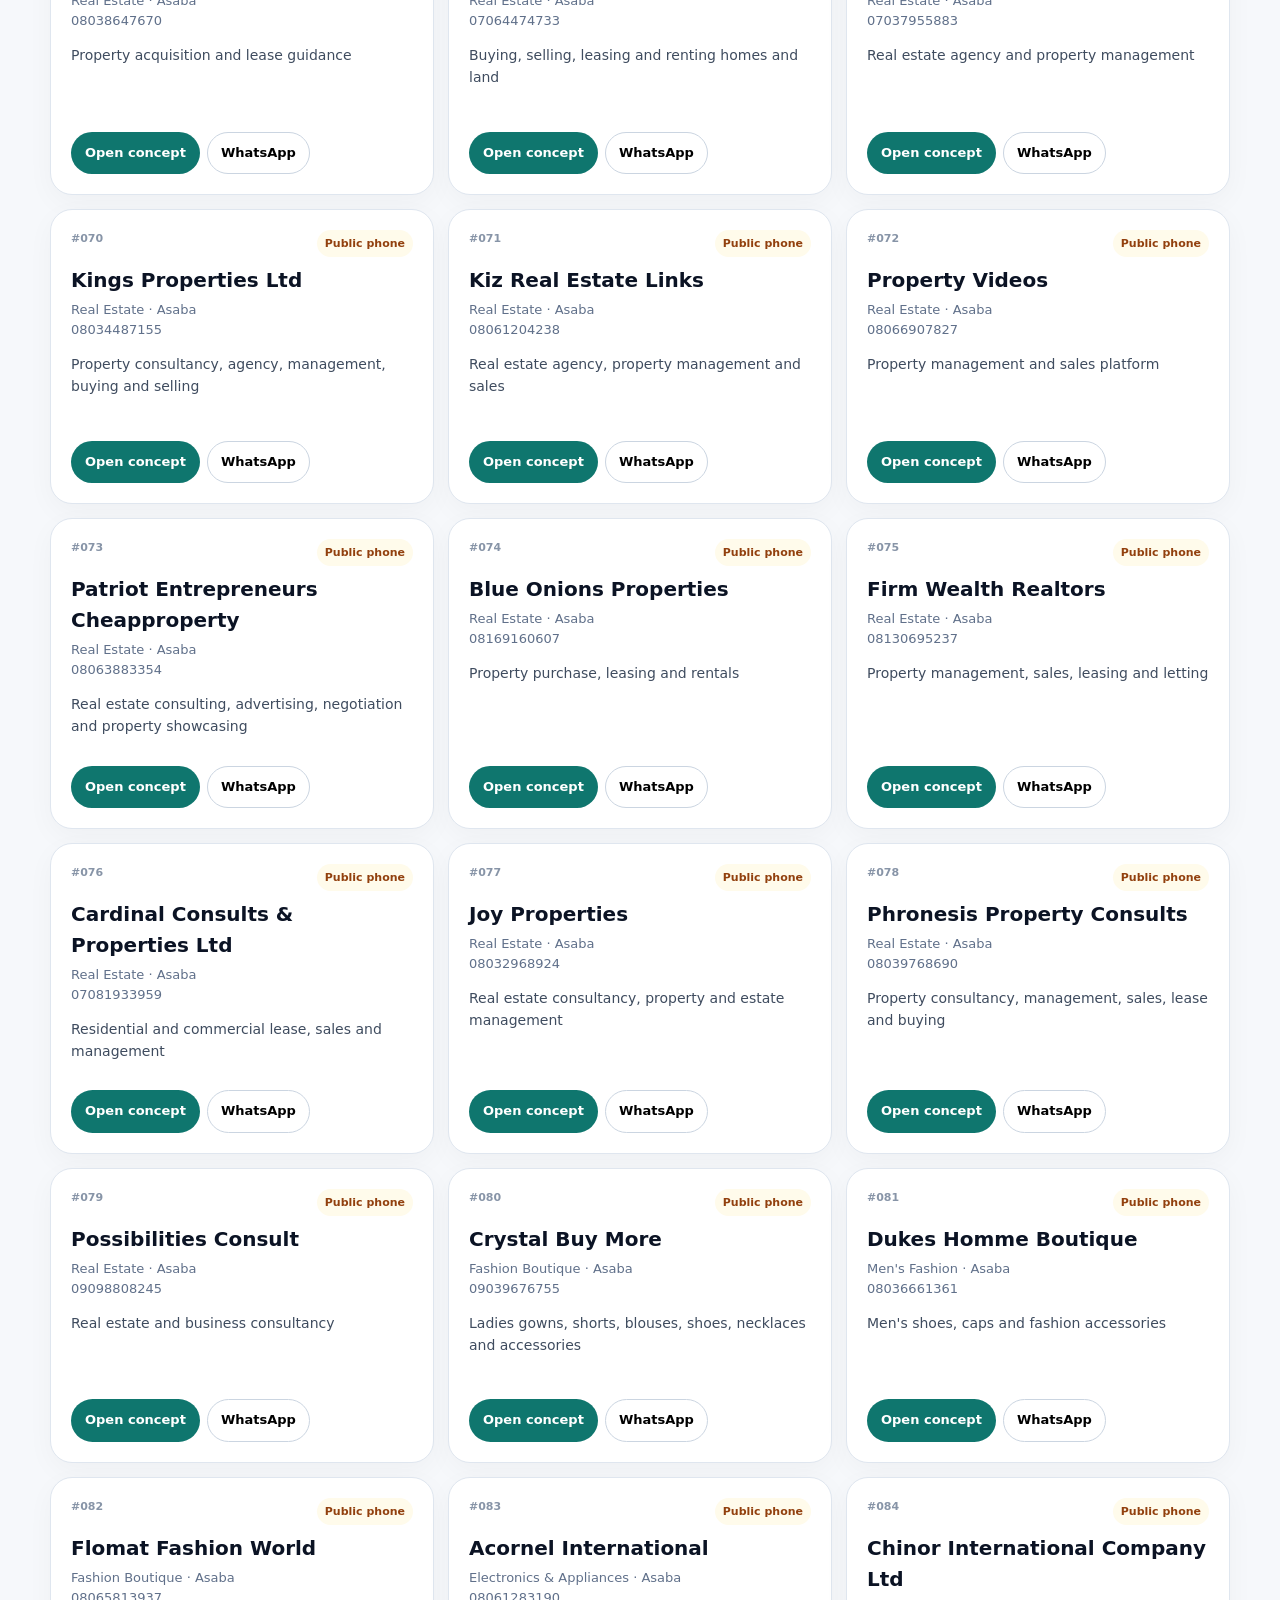
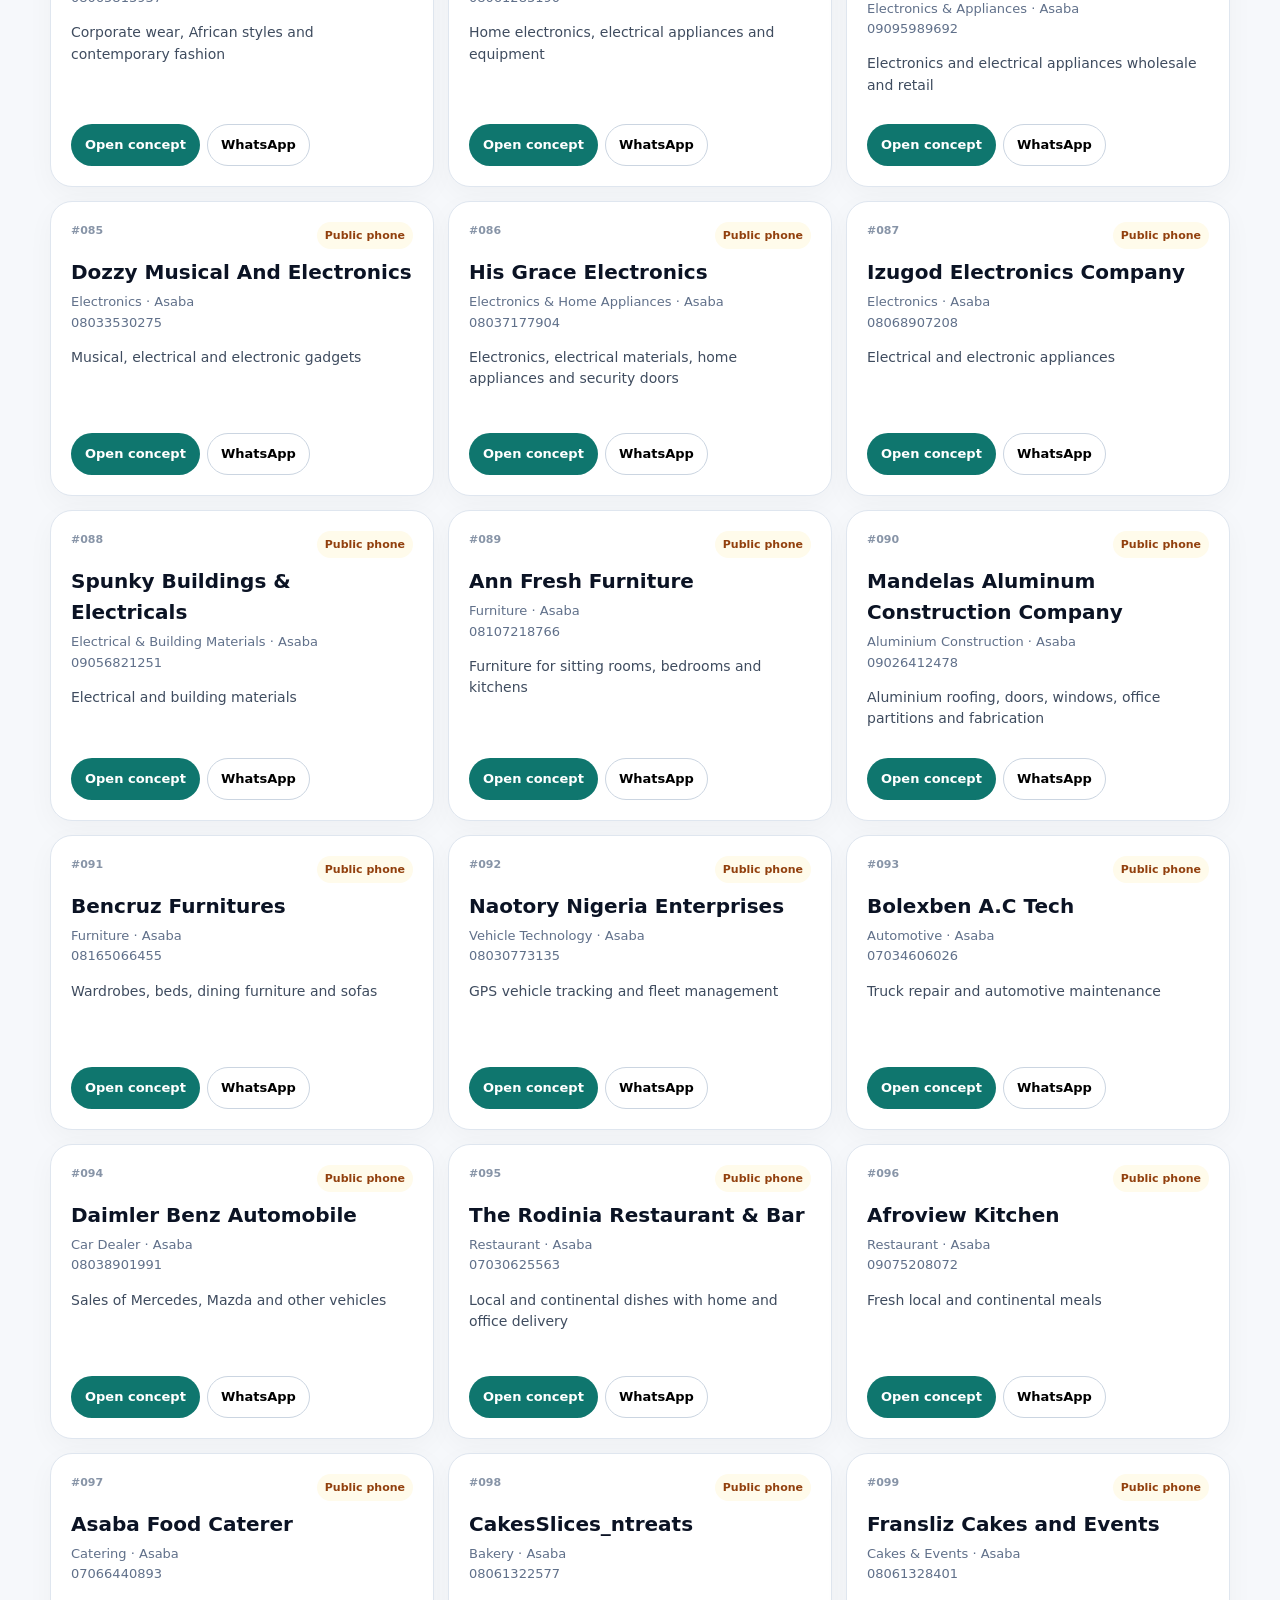
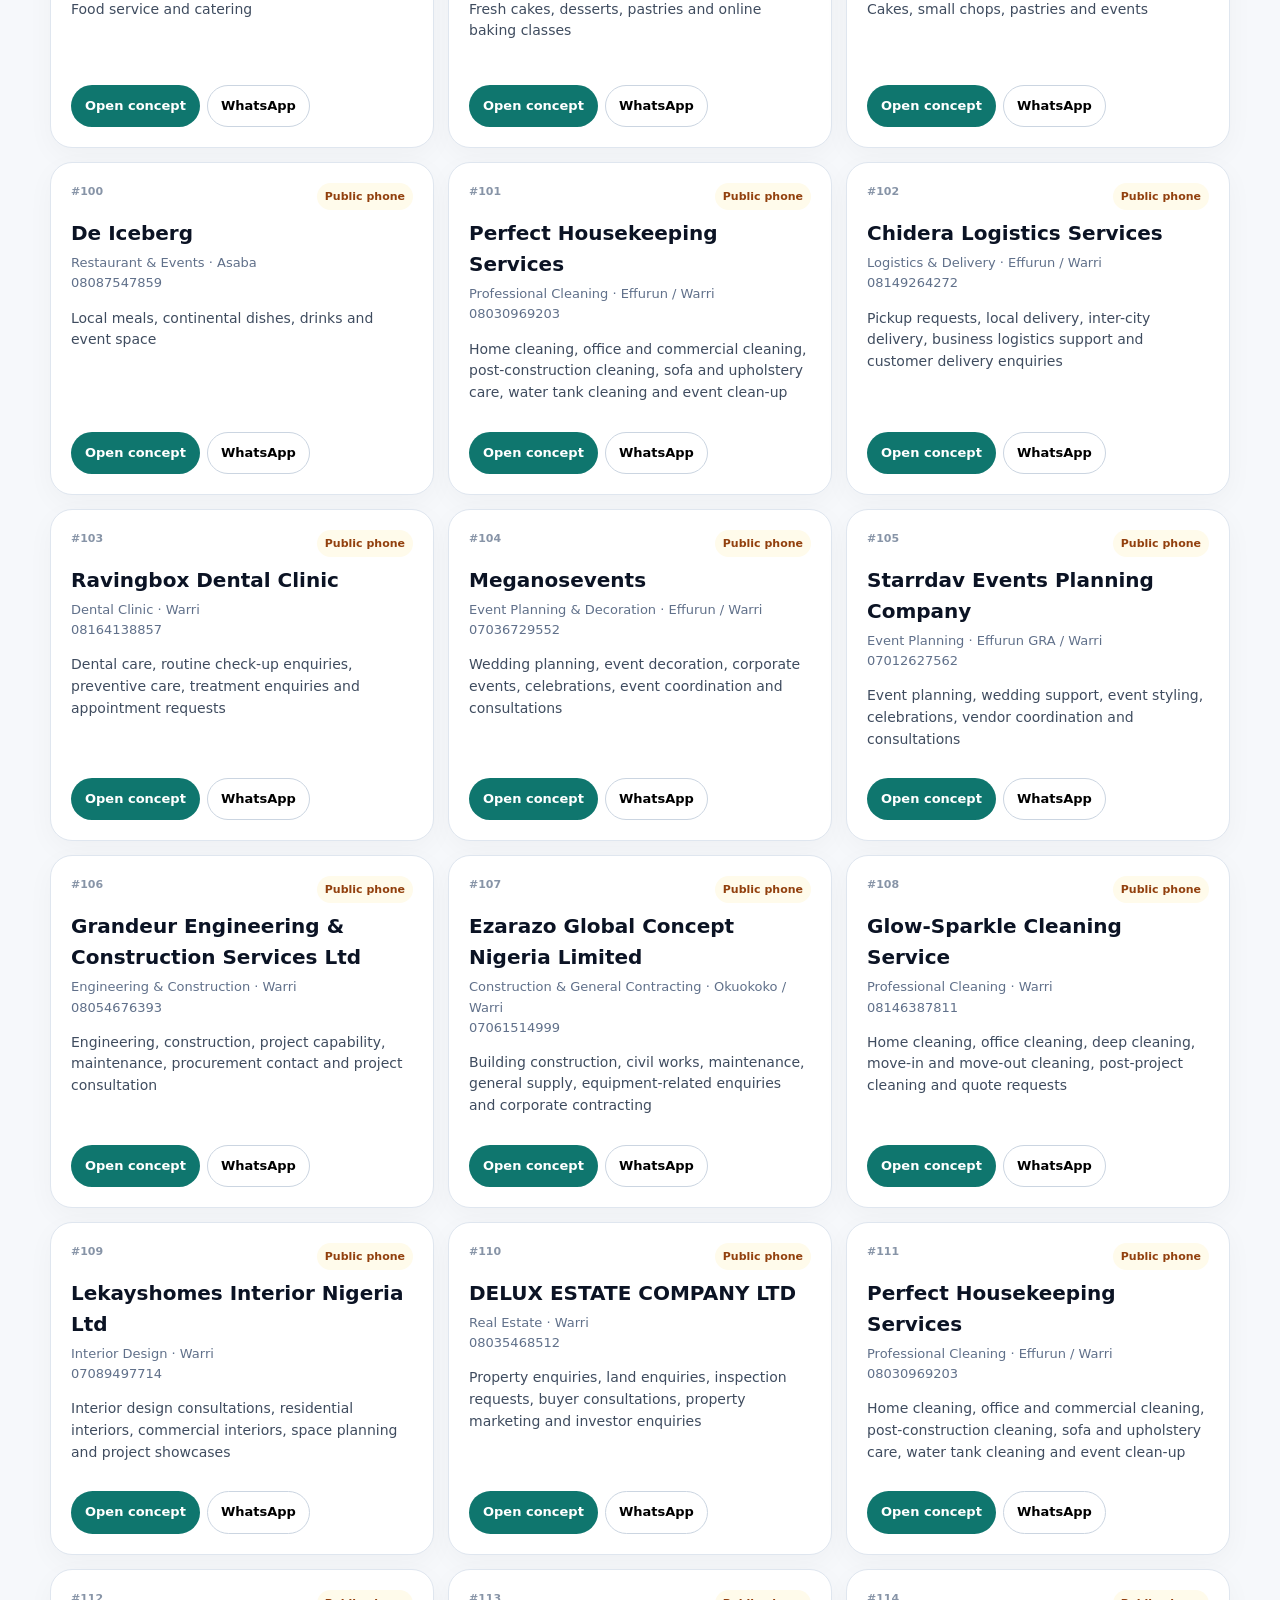
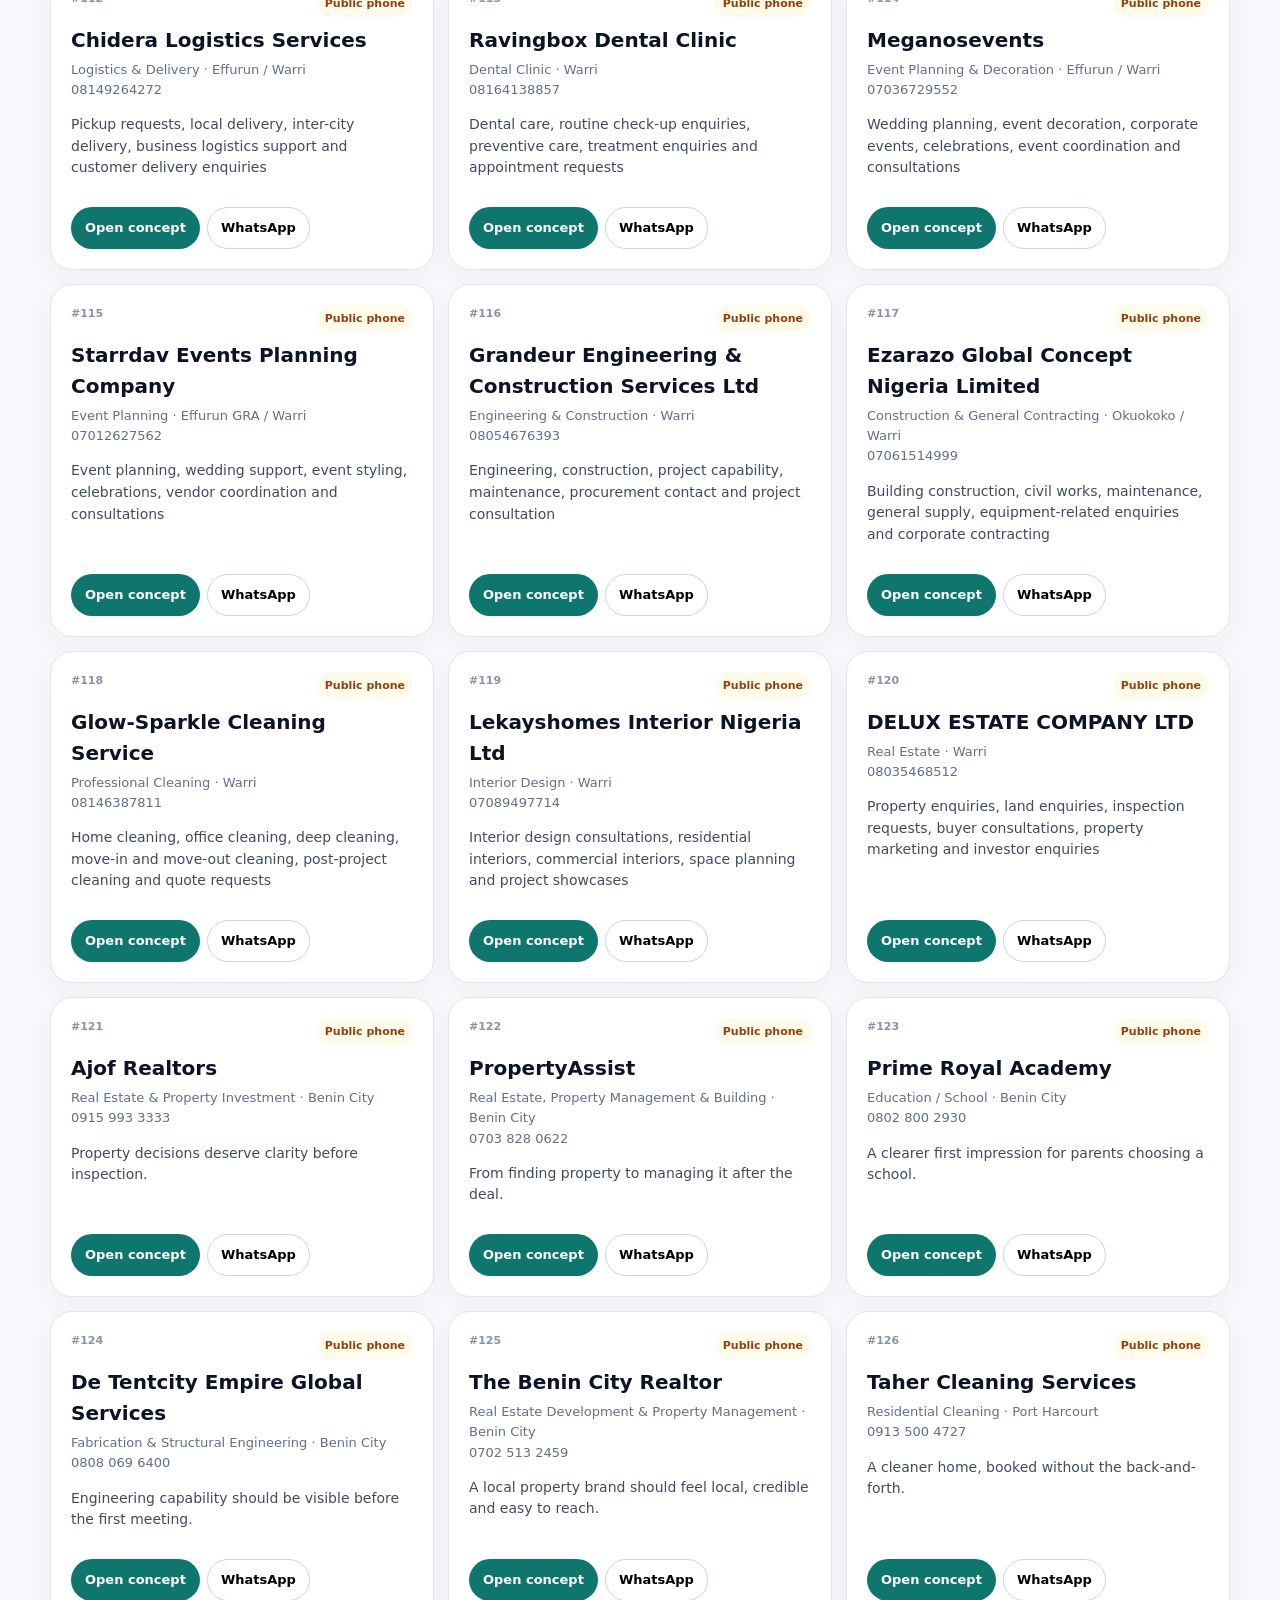
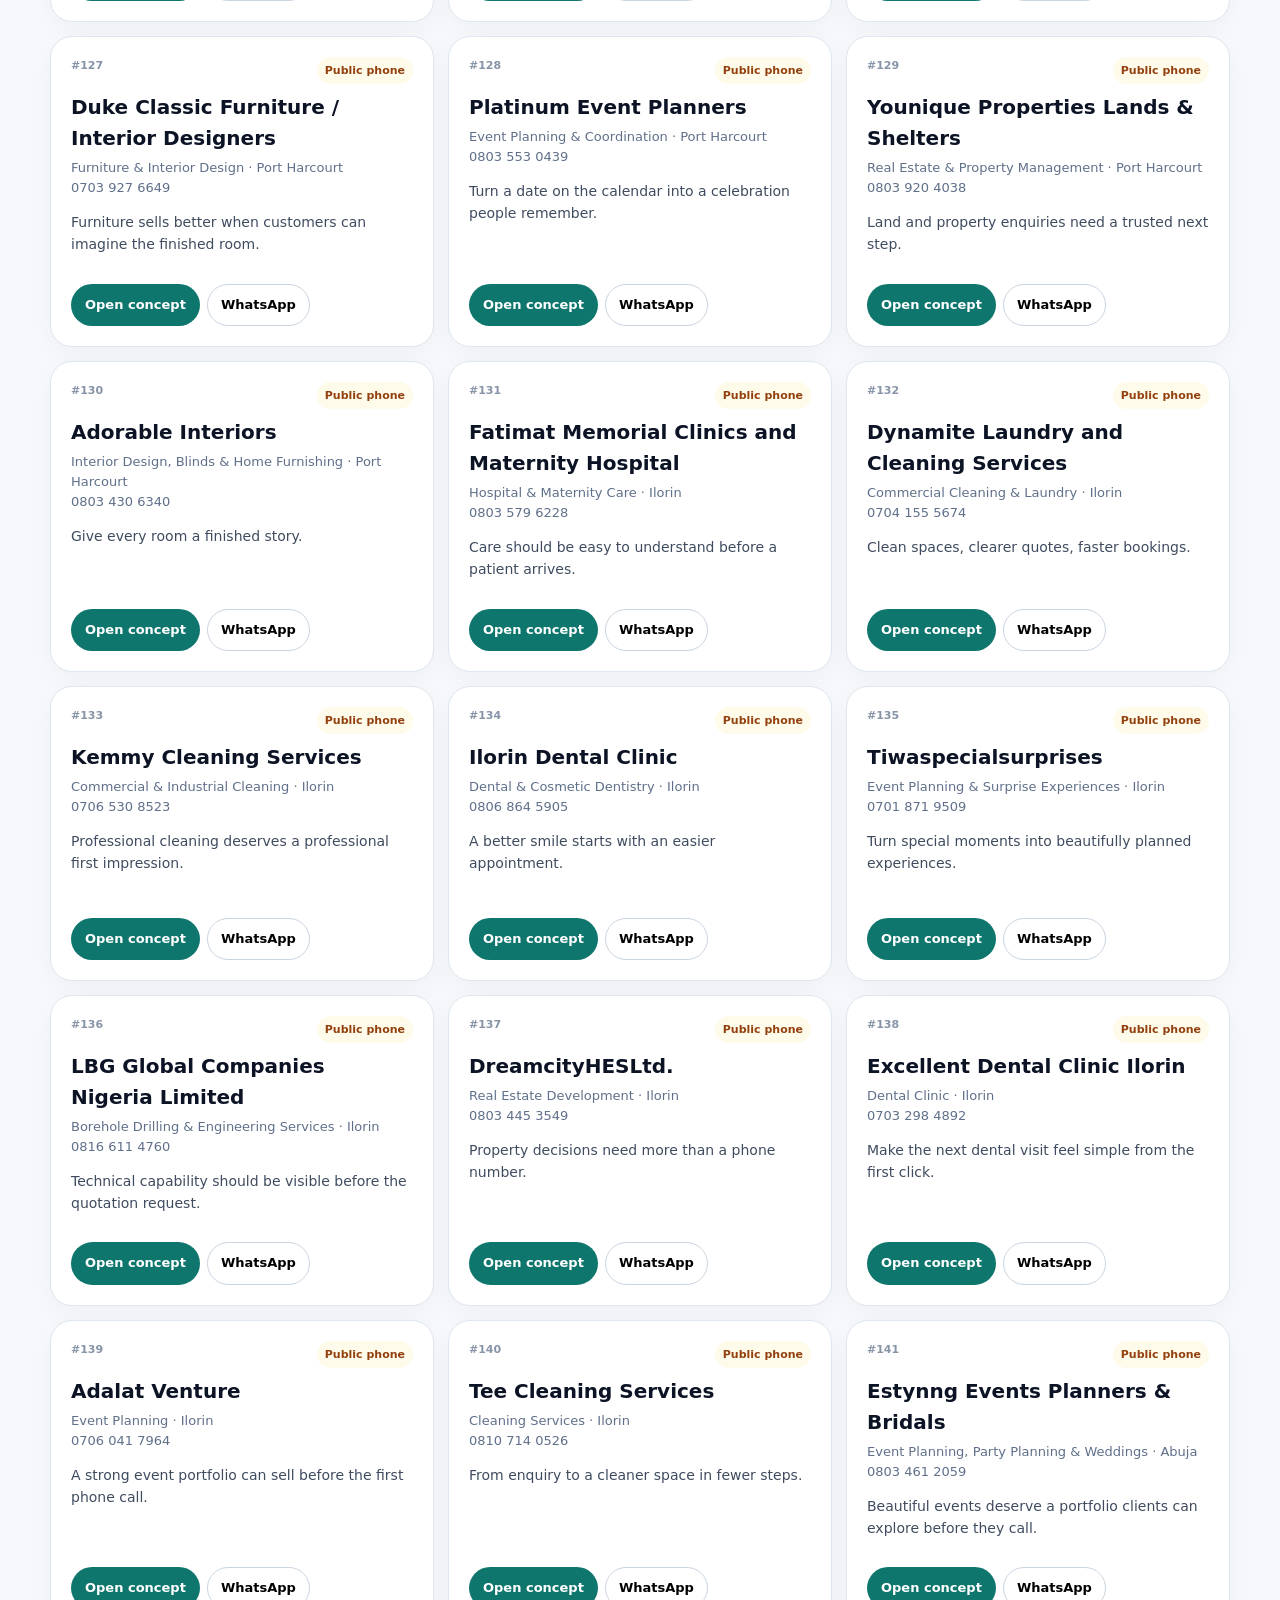
<file: 1st-dunamix-hotel/index.html>
<!doctype html><html><head><meta charset="utf-8"><meta name="viewport" content="width=device-width,initial-scale=1"><meta name="robots" content="noindex,nofollow"><title>Opening concept…</title></head><body><script>const s=location.pathname.split('/').filter(Boolean).pop();location.replace('/?p='+encodeURIComponent(s));</script><noscript><a href="/">Open prospect dashboard</a></noscript></body></html>
</file>
<file: styles100.css>
:root{--ink:#0b1324;--muted:#60708a;--line:#dfe6ef;--bg:#f6f8fb;--accent:#0f766e;--soft:#ecfdf5;--warn:#92400e;--warnbg:#fffbeb;--danger:#991b1b;--dangerbg:#fef2f2}
*{box-sizing:border-box}html{scroll-behavior:smooth}body{margin:0;font-family:Inter,ui-sans-serif,system-ui,-apple-system,BlinkMacSystemFont,"Segoe UI",sans-serif;color:var(--ink);background:var(--bg);line-height:1.55}a{color:inherit}button{font:inherit}.wrap{width:min(1180px,calc(100% - 28px));margin:auto}
.topnote{background:#111827;color:#fff;text-align:center;padding:10px 14px;font-size:12px}.topnote strong{color:#fde68a}.nav{display:flex;justify-content:space-between;align-items:center;padding:20px 0;gap:14px}.brand{font-weight:950;letter-spacing:-.04em;text-decoration:none}.navsmall{font-size:13px;color:var(--muted)}
.hero{border:1px solid var(--line);border-radius:30px;background:linear-gradient(135deg,#ecfeff,#fff 55%,#f0fdf4);padding:clamp(28px,6vw,66px);box-shadow:0 18px 55px rgba(15,23,42,.06)}.kicker{display:inline-flex;background:#fff;border:1px solid #b9e8df;border-radius:999px;padding:7px 11px;color:#0f766e;font-weight:850;font-size:13px}
h1{font-size:clamp(39px,7vw,78px);line-height:.96;letter-spacing:-.065em;margin:18px 0 16px;max-width:950px}h2{font-size:clamp(27px,4vw,43px);letter-spacing:-.045em;line-height:1.06}.lead{font-size:clamp(16px,2vw,20px);max-width:790px;color:#526177}.stats{display:flex;gap:12px;flex-wrap:wrap;margin-top:25px}.stat{background:#fff;border:1px solid var(--line);border-radius:18px;padding:13px 17px;min-width:150px}.stat b{font-size:24px;display:block;line-height:1.1}.stat span{color:var(--muted);font-size:12px}
.section,.siteSection{padding:48px 0}.toolbar{display:flex;flex-wrap:wrap;gap:9px;align-items:center;margin:18px 0}.filter{border:1px solid var(--line);background:#fff;padding:10px 14px;border-radius:999px;font-weight:800;cursor:pointer}.filter.active{background:var(--ink);color:#fff}.search{flex:1;min-width:240px;border:1px solid var(--line);background:#fff;border-radius:999px;padding:12px 16px;font-size:15px}
.grid{display:grid;grid-template-columns:repeat(3,1fr);gap:14px}.card{background:#fff;border:1px solid var(--line);border-radius:22px;padding:20px;display:flex;flex-direction:column;min-height:295px;box-shadow:0 8px 28px rgba(15,23,42,.035)}.cardhead{display:flex;justify-content:space-between;gap:10px}.num{font-size:11px;font-weight:900;color:#8794a7}.card h3{margin:8px 0 4px;font-size:20px}.meta{color:var(--muted);font-size:13px}.desc{font-size:14px;color:#3f4c5f;flex:1}.badge{font-size:11px;font-weight:850;padding:5px 8px;border-radius:999px;white-space:nowrap}.badge.ok{background:var(--soft);color:#166534}.badge.maybe{background:var(--warnbg);color:var(--warn)}.badge.fail{background:var(--dangerbg);color:var(--danger)}
.actions{display:flex;gap:7px;flex-wrap:wrap;margin-top:14px}.btn{display:inline-flex;align-items:center;justify-content:center;border-radius:999px;border:1px solid transparent;padding:10px 13px;font-weight:850;font-size:13px;text-decoration:none;cursor:pointer}.btn.primary{background:var(--accent);color:white}.btn.secondary{background:white;border-color:#cbd5e1}.btn.ghost{background:#f8fafc;border-color:#e2e8f0;color:#64748b}.btn.danger{background:#fff;border-color:#fecaca;color:#991b1b}.note{border:1px solid #fde68a;background:var(--warnbg);color:#854d0e;border-radius:18px;padding:16px;font-size:13px;margin-top:18px}.empty{display:none;text-align:center;color:var(--muted);padding:45px}
.conceptHero{background:#071b2b;color:white;border-radius:32px;overflow:hidden;display:grid;grid-template-columns:1.08fr .92fr;min-height:520px}.conceptCopy{padding:clamp(28px,6vw,70px);display:flex;flex-direction:column;justify-content:center}.conceptCopy h1{font-size:clamp(44px,7vw,82px);margin:12px 0 18px}.conceptCopy p{color:#d5e2ed;font-size:18px}.heroImg{min-height:420px;background-size:cover;background-position:center;position:relative}.heroImg:after{content:"Representative imagery";position:absolute;right:14px;bottom:14px;background:#000a;color:white;border-radius:999px;padding:6px 10px;font-size:11px}
.twocol{display:grid;grid-template-columns:1fr 1fr;gap:18px}.panel{background:#fff;border:1px solid var(--line);border-radius:26px;padding:26px}.services{display:grid;grid-template-columns:repeat(2,1fr);gap:10px;margin-top:20px}.service{background:#f8fafc;border:1px solid #e5eaf0;border-radius:17px;padding:15px;font-weight:750;font-size:14px}.gallery{display:grid;grid-template-columns:1fr 1fr;gap:14px}.gallery figure{margin:0;overflow:hidden;border-radius:24px;border:1px solid var(--line);background:white}.gallery img{width:100%;height:330px;object-fit:cover;display:block}.gallery figcaption{padding:11px 14px;color:var(--muted);font-size:12px}.checks{list-style:none;padding:0;display:grid;gap:10px}.checks li{padding-left:25px;position:relative}.checks li:before{content:"✓";position:absolute;left:0;color:#059669;font-weight:900}.cta{background:#0b1324;color:#fff;border-radius:30px;padding:clamp(28px,5vw,52px);display:grid;grid-template-columns:1fr auto;gap:20px;align-items:center}.cta p{color:#bfcade}.sitefoot{padding:28px 0 50px;color:var(--muted);font-size:12px}
@media(max-width:900px){.grid{grid-template-columns:repeat(2,1fr)}.conceptHero{grid-template-columns:1fr}.heroImg{min-height:300px}.twocol{grid-template-columns:1fr}}@media(max-width:620px){.grid,.gallery{grid-template-columns:1fr}.services{grid-template-columns:1fr}.cta{grid-template-columns:1fr}.navsmall{display:none}.gallery img{height:265px}}
</file>
